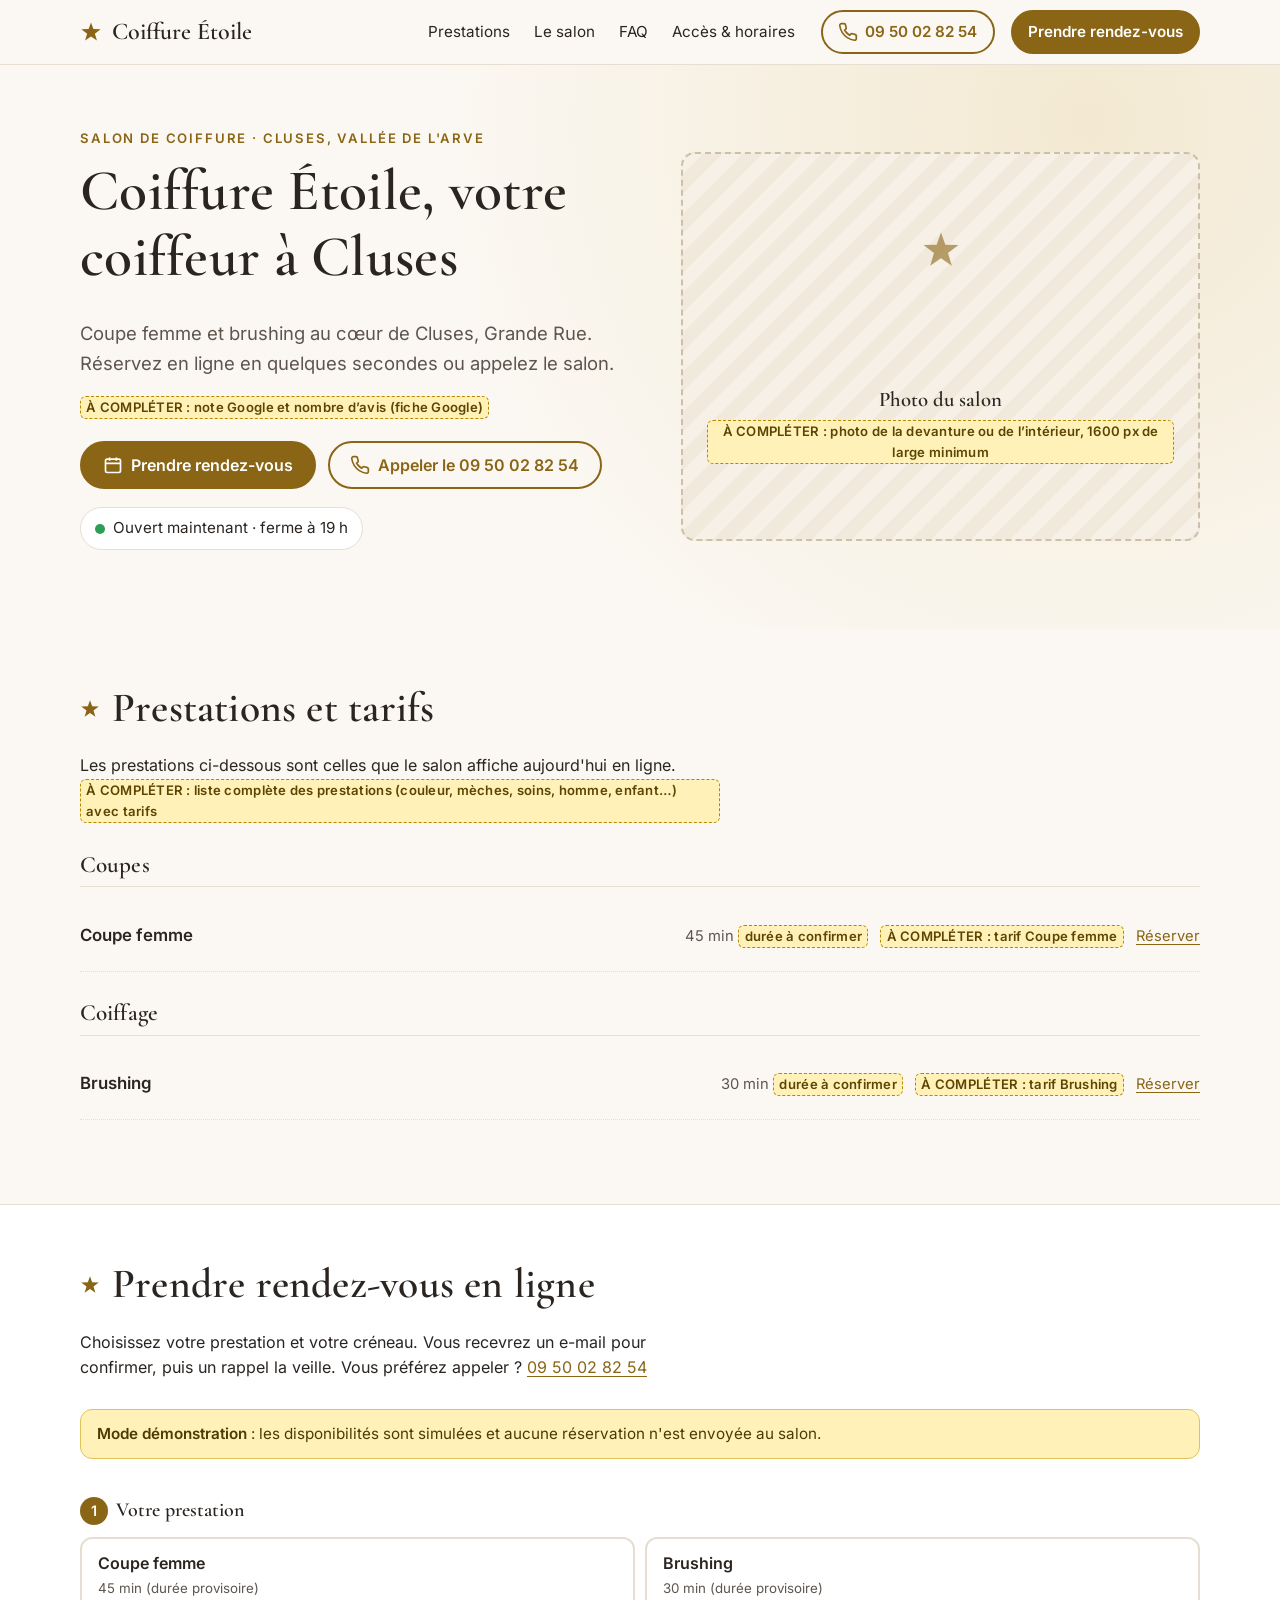
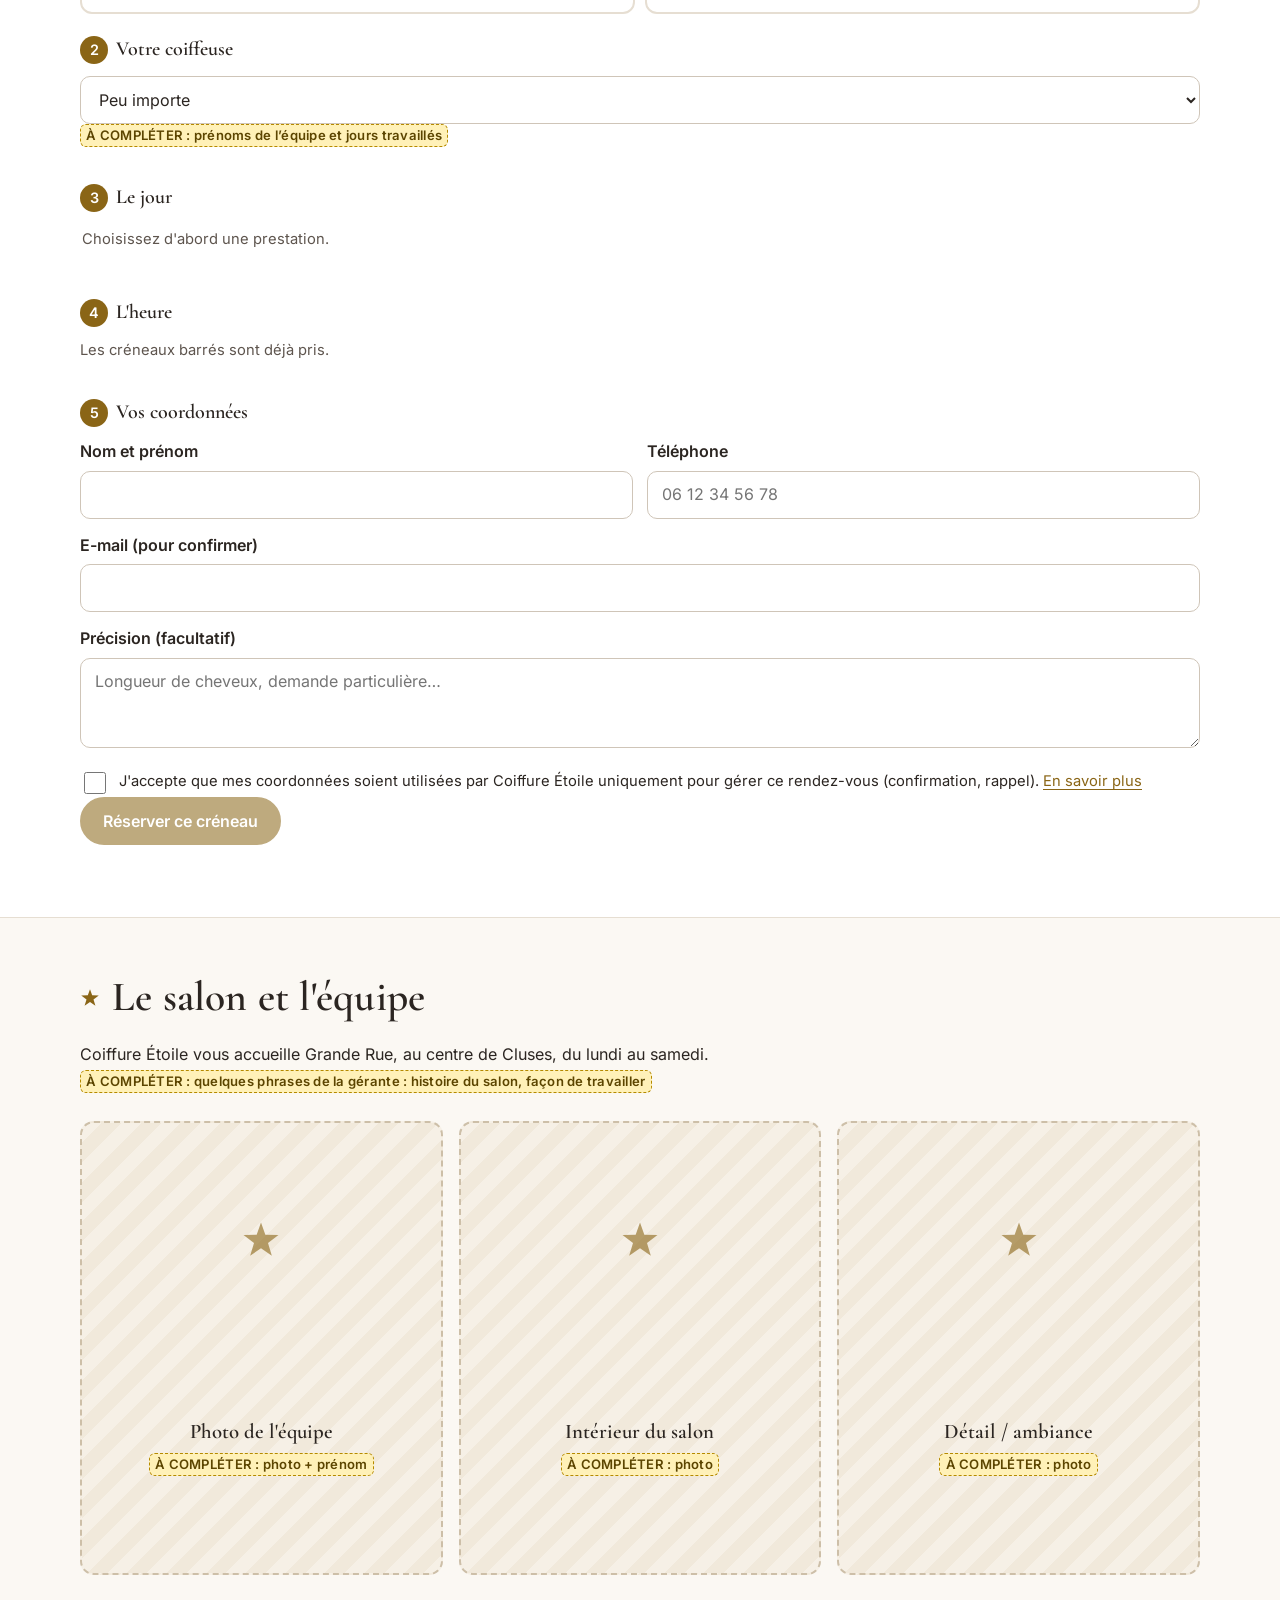
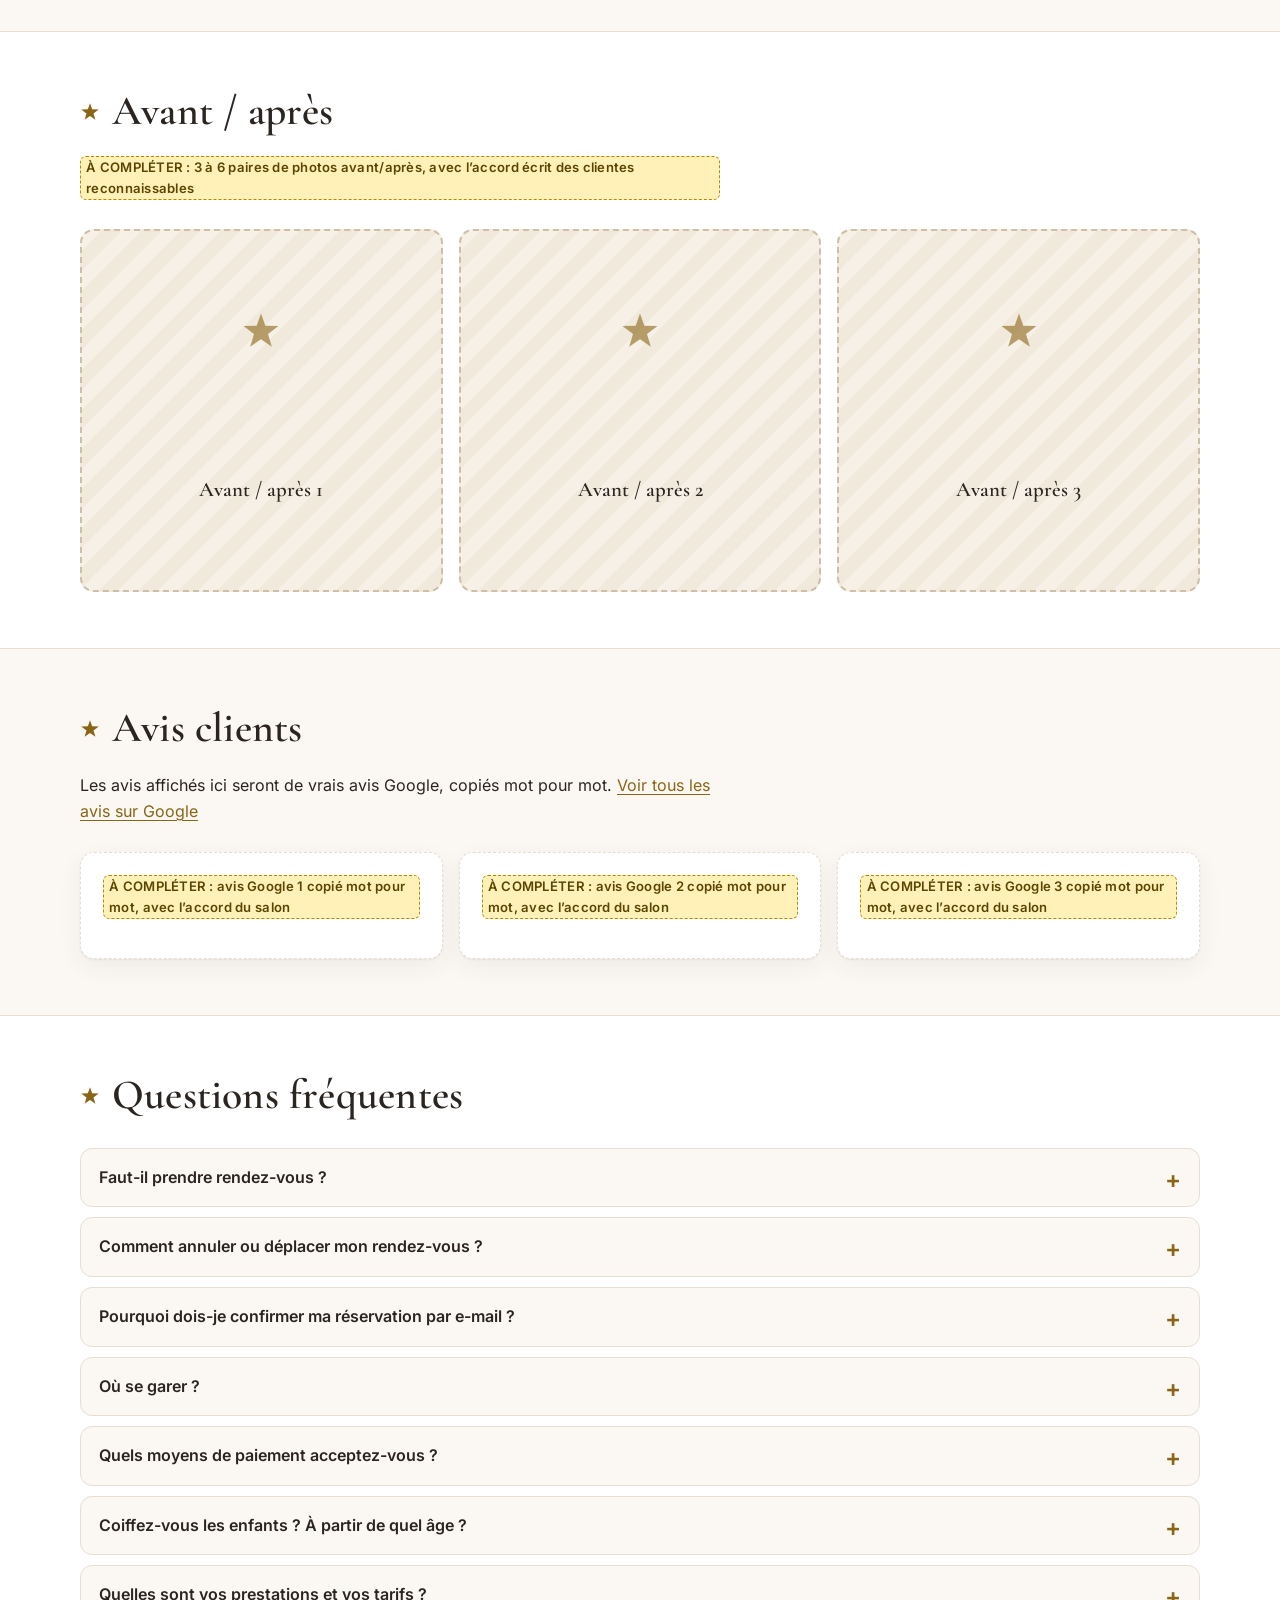
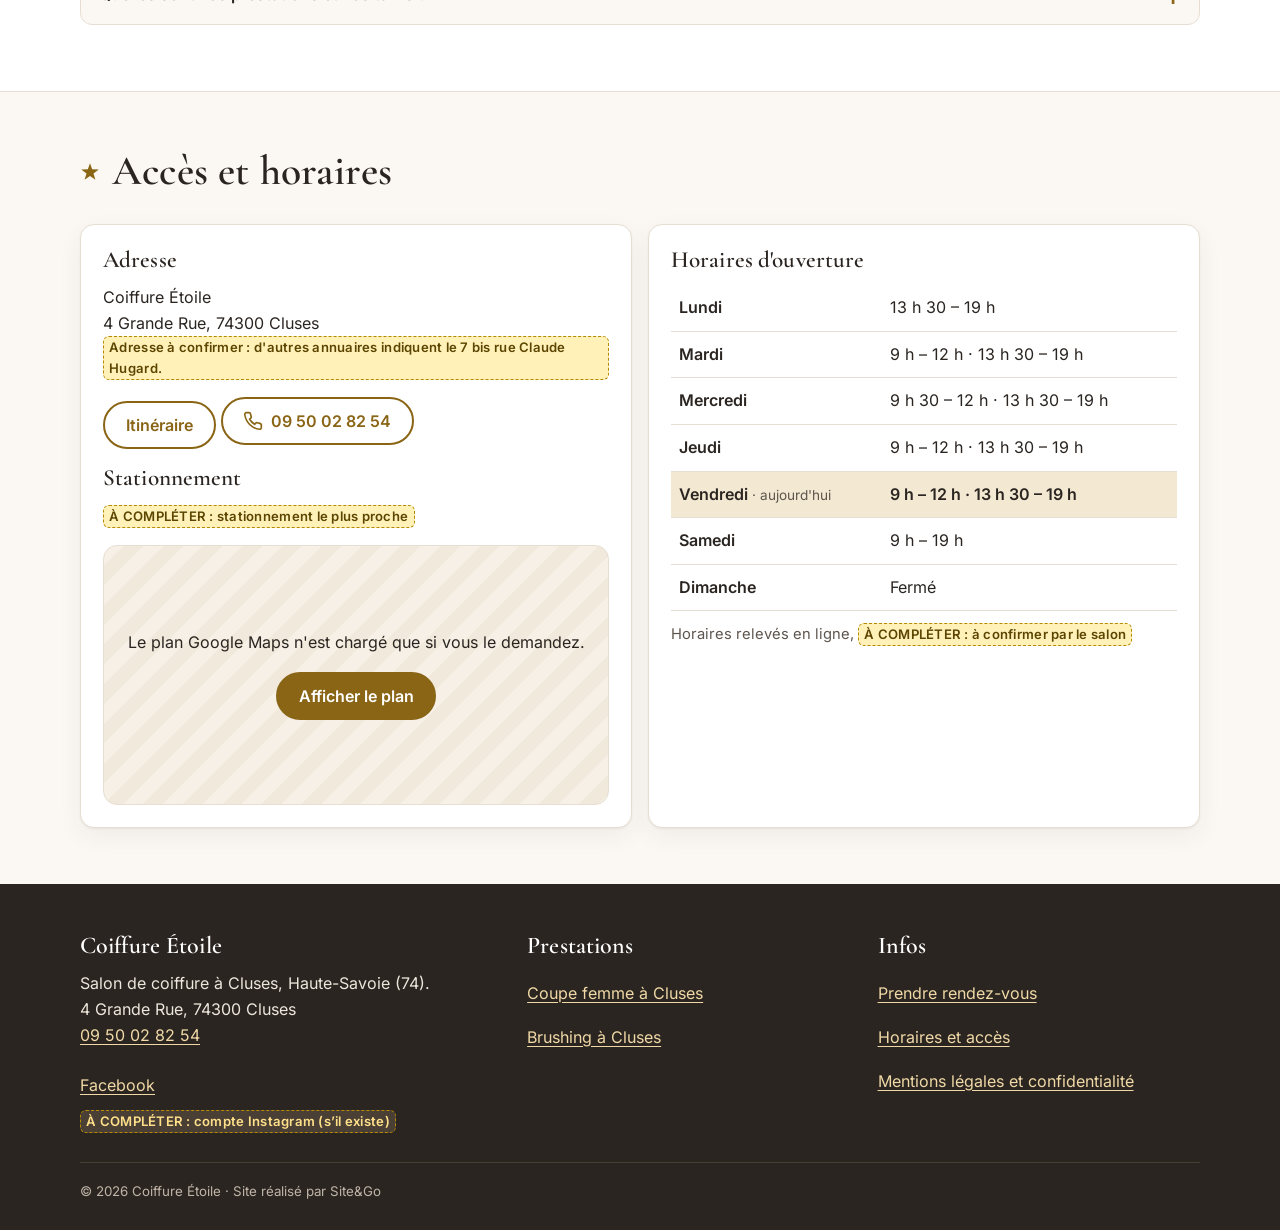
<file: site/index.html>
<!doctype html>
<html lang="fr">
<head>
<meta charset="utf-8">
<meta name="viewport" content="width=device-width, initial-scale=1">
<title>Coiffure Étoile – Salon de coiffure à Cluses (Haute-Savoie)</title>
<meta name="description" content="Coiffeur à Cluses : Coiffure Étoile, salon de coiffure en Haute-Savoie, 4 Grande Rue, 74300 Cluses. Réservation en ligne 24 h/24 ou au 09 50 02 82 54.">
<link rel="canonical" href="https://www.coiffure-etoile-cluses.fr/">
<meta property="og:type" content="website">
<meta property="og:locale" content="fr_FR">
<meta property="og:site_name" content="Coiffure Étoile">
<meta property="og:title" content="Coiffure Étoile – Salon de coiffure à Cluses (Haute-Savoie)">
<meta property="og:description" content="Coiffeur à Cluses : Coiffure Étoile, salon de coiffure en Haute-Savoie, 4 Grande Rue, 74300 Cluses. Réservation en ligne 24 h/24 ou au 09 50 02 82 54.">
<meta property="og:url" content="https://www.coiffure-etoile-cluses.fr/">
<meta property="og:image" content="https://www.coiffure-etoile-cluses.fr/og.png">
<meta name="theme-color" content="#FBF8F3">
<link rel="icon" href="favicon.svg" type="image/svg+xml">
<link rel="preload" href="fonts/cormorant-garamond-latin-600-normal.woff2" as="font" type="font/woff2" crossorigin>
<link rel="preload" href="fonts/inter-latin-400-normal.woff2" as="font" type="font/woff2" crossorigin>
<link rel="stylesheet" href="styles.css">
<script type="application/ld+json">{"@context": "https://schema.org", "@type": "HairSalon", "@id": "https://www.coiffure-etoile-cluses.fr/#salon", "name": "Coiffure Étoile", "url": "https://www.coiffure-etoile-cluses.fr/", "telephone": "+33950028254", "address": {"@type": "PostalAddress", "streetAddress": "4 Grande Rue", "postalCode": "74300", "addressLocality": "Cluses", "addressRegion": "Haute-Savoie", "addressCountry": "FR"}, "geo": {"@type": "GeoCoordinates", "latitude": 46.0586347, "longitude": 6.5808537}, "hasMap": "https://www.google.com/maps/place/?q=place_id:ChIJH7LC9t8GjEcRBjpft0u-cOA", "openingHoursSpecification": [{"@type": "OpeningHoursSpecification", "dayOfWeek": "https://schema.org/Monday", "opens": "13:30", "closes": "19:00"}, {"@type": "OpeningHoursSpecification", "dayOfWeek": "https://schema.org/Tuesday", "opens": "09:00", "closes": "12:00"}, {"@type": "OpeningHoursSpecification", "dayOfWeek": "https://schema.org/Tuesday", "opens": "13:30", "closes": "19:00"}, {"@type": "OpeningHoursSpecification", "dayOfWeek": "https://schema.org/Wednesday", "opens": "09:30", "closes": "12:00"}, {"@type": "OpeningHoursSpecification", "dayOfWeek": "https://schema.org/Wednesday", "opens": "13:30", "closes": "19:00"}, {"@type": "OpeningHoursSpecification", "dayOfWeek": "https://schema.org/Thursday", "opens": "09:00", "closes": "12:00"}, {"@type": "OpeningHoursSpecification", "dayOfWeek": "https://schema.org/Thursday", "opens": "13:30", "closes": "19:00"}, {"@type": "OpeningHoursSpecification", "dayOfWeek": "https://schema.org/Friday", "opens": "09:00", "closes": "12:00"}, {"@type": "OpeningHoursSpecification", "dayOfWeek": "https://schema.org/Friday", "opens": "13:30", "closes": "19:00"}, {"@type": "OpeningHoursSpecification", "dayOfWeek": "https://schema.org/Saturday", "opens": "09:00", "closes": "19:00"}], "areaServed": ["Cluses", "Scionzier", "Thyez", "Marnaz", "Vallée de l'Arve"], "sameAs": ["https://www.facebook.com/p/Coiffure-%C3%A9toile-100063725313103/"]}</script>
<script type="application/ld+json">{"@context": "https://schema.org", "@type": "FAQPage", "mainEntity": [{"@type": "Question", "name": "Faut-il prendre rendez-vous ?", "acceptedAnswer": {"@type": "Answer", "text": "Le plus simple est de réserver : en ligne sur ce site, à toute heure, ou par téléphone au 09 50 02 82 54 pendant les horaires d'ouverture."}}, {"@type": "Question", "name": "Comment annuler ou déplacer mon rendez-vous ?", "acceptedAnswer": {"@type": "Answer", "text": "Chaque e-mail de confirmation contient un lien « Annuler ou déplacer ». Vous pouvez aussi appeler le salon au 09 50 02 82 54."}}, {"@type": "Question", "name": "Pourquoi dois-je confirmer ma réservation par e-mail ?", "acceptedAnswer": {"@type": "Answer", "text": "Pour éviter les fausses réservations. Le créneau vous est réservé 30 minutes : sans confirmation, il est libéré pour une autre cliente."}}]}</script>
</head>
<body>
<a class="skip" href="#main">Aller au contenu</a>
<header class="top"><div class="wrap">
  <a class="brand" href="index.html" aria-label="Coiffure Étoile – accueil">Coiffure Étoile</a>
  <nav class="nav" aria-label="Navigation principale">
    <a href="index.html#prestations">Prestations</a><a href="index.html#salon">Le salon</a><a href="index.html#faq">FAQ</a><a href="index.html#infos">Accès &amp; horaires</a>
  </nav>
  <a class="btn btn--ghost call" href="tel:+33950028254"><svg aria-hidden="true" viewBox="0 0 24 24" fill="none" stroke="currentColor" stroke-width="2"><path d="M22 16.9v3a2 2 0 0 1-2.2 2 19.8 19.8 0 0 1-8.6-3.1 19.5 19.5 0 0 1-6-6A19.8 19.8 0 0 1 2.1 4.2 2 2 0 0 1 4.1 2h3a2 2 0 0 1 2 1.7c.1 1 .4 1.9.7 2.8a2 2 0 0 1-.5 2.1L8 9.9a16 16 0 0 0 6 6l1.3-1.3a2 2 0 0 1 2.1-.4c.9.3 1.8.6 2.8.7a2 2 0 0 1 1.7 2z"/></svg>09 50 02 82 54</a>
  <a class="btn" href="index.html#rdv" aria-label="Prendre rendez-vous"><span class="long">Prendre rendez-vous</span><span class="short">Rendez-vous</span></a>
</div></header>
<main id="main">

<section class="hero"><div class="wrap">
  <div>
    <p class="kicker">Salon de coiffure · Cluses, vallée de l'Arve</p>
    <h1>Coiffure Étoile, votre coiffeur à Cluses</h1>
    <p class="lead">Coupe femme et brushing au cœur de Cluses, Grande Rue. Réservez en ligne en quelques secondes ou appelez le salon.</p>
    <p class="rating"><span class="todo">À COMPLÉTER : note Google et nombre d’avis (fiche Google)</span></p>
    <div class="cta">
      <a class="btn" href="#rdv"><svg aria-hidden="true" viewBox="0 0 24 24" fill="none" stroke="currentColor" stroke-width="2"><rect x="3" y="5" width="18" height="16" rx="2"/><path d="M16 3v4M8 3v4M3 10h18"/></svg>Prendre rendez-vous</a>
      <a class="btn btn--ghost" href="tel:+33950028254"><svg aria-hidden="true" viewBox="0 0 24 24" fill="none" stroke="currentColor" stroke-width="2"><path d="M22 16.9v3a2 2 0 0 1-2.2 2 19.8 19.8 0 0 1-8.6-3.1 19.5 19.5 0 0 1-6-6A19.8 19.8 0 0 1 2.1 4.2 2 2 0 0 1 4.1 2h3a2 2 0 0 1 2 1.7c.1 1 .4 1.9.7 2.8a2 2 0 0 1-.5 2.1L8 9.9a16 16 0 0 0 6 6l1.3-1.3a2 2 0 0 1 2.1-.4c.9.3 1.8.6 2.8.7a2 2 0 0 1 1.7 2z"/></svg>Appeler le 09 50 02 82 54</a>
    </div>
    <p class="status" data-open-status aria-live="polite">Horaires ci-dessous</p>
  </div>
  <div class="ph" role="img" aria-label="Emplacement réservé à la photo du salon"><div><strong>Photo du salon</strong><span class="todo">À COMPLÉTER : photo de la devanture ou de l’intérieur, 1600 px de large minimum</span></div></div>
</div></section>

<section class="sec" id="prestations" aria-labelledby="presta-t"><div class="wrap">
  <div class="sec-head"><h2 id="presta-t">Prestations et tarifs</h2>
    <p>Les prestations ci-dessous sont celles que le salon affiche aujourd'hui en ligne. <span class="todo">À COMPLÉTER : liste complète des prestations (couleur, mèches, soins, homme, enfant…) avec tarifs</span></p></div>
  <div class="cat"><h3>Coupes</h3><div class="svc"><a class="svc-name" href="coupe-femme-cluses.html">Coupe femme</a><span class="meta"><span>45 min <span class="todo">durée à confirmer</span></span><span class="todo">À COMPLÉTER : tarif Coupe femme</span><a href="#rdv-coupe-femme">Réserver</a></span></div></div><div class="cat"><h3>Coiffage</h3><div class="svc"><a class="svc-name" href="brushing-cluses.html">Brushing</a><span class="meta"><span>30 min <span class="todo">durée à confirmer</span></span><span class="todo">À COMPLÉTER : tarif Brushing</span><a href="#rdv-brushing">Réserver</a></span></div></div>
</div></section>


<section class="sec sec--alt" id="rdv" aria-labelledby="rdv-t"><div class="wrap">
  <div class="sec-head"><h2 id="rdv-t">Prendre rendez-vous en ligne</h2>
    <p>Choisissez votre prestation et votre créneau. Vous recevrez un e-mail pour confirmer, puis un rappel la veille. Vous préférez appeler ? <a href="tel:+33950028254">09 50 02 82 54</a></p></div>
  <div class="book">
    <p class="demo-banner" data-demo hidden><b>Mode démonstration</b> : les disponibilités sont simulées et aucune réservation n'est envoyée au salon.</p>
    <fieldset class="step"><legend><span>1</span>Votre prestation</legend><div class="choices"><div class="choice"><input type="radio" name="service" id="svc-coupe-femme" value="coupe-femme"><label for="svc-coupe-femme"><span><b>Coupe femme</b></span><small>45 min (durée provisoire)</small></label></div><div class="choice"><input type="radio" name="service" id="svc-brushing" value="brushing"><label for="svc-brushing"><span><b>Brushing</b></span><small>30 min (durée provisoire)</small></label></div></div></fieldset>
    <fieldset class="step"><legend><span>2</span>Votre coiffeuse</legend>
      <label class="sr-only" for="staff">Coiffeuse</label><select id="staff" name="staff"><option value="any">Peu importe</option><option value="salon">L&#x27;équipe du salon</option></select>
      <p class="hint"><span class="todo">À COMPLÉTER : prénoms de l’équipe et jours travaillés</span></p></fieldset>
    <fieldset class="step"><legend><span>3</span>Le jour</legend><div class="days" data-days role="group" aria-label="30 prochains jours"><p class="hint">Choisissez d'abord une prestation.</p></div></fieldset>
    <fieldset class="step"><legend><span>4</span>L'heure</legend><div class="slots" data-slots role="group" aria-label="Créneaux disponibles"></div>
      <p class="hint">Les créneaux barrés sont déjà pris.</p></fieldset>
    <form class="step" novalidate>
      <fieldset class="step"><legend><span>5</span>Vos coordonnées</legend>
      <p class="summary" data-summary hidden></p>
      <div class="form-grid">
        <div class="field"><label for="f-name">Nom et prénom</label><input id="f-name" name="name" type="text" autocomplete="name" required maxlength="80"></div>
        <div class="field"><label for="f-phone">Téléphone</label><input id="f-phone" name="phone" type="tel" autocomplete="tel" inputmode="tel" required maxlength="20" placeholder="06 12 34 56 78"></div>
        <div class="field full"><label for="f-email">E-mail (pour confirmer)</label><input id="f-email" name="email" type="email" autocomplete="email" required maxlength="120"></div>
        <div class="field full"><label for="f-note">Précision (facultatif)</label><textarea id="f-note" name="note" maxlength="500" placeholder="Longueur de cheveux, demande particulière…"></textarea></div>
        <div class="hp" aria-hidden="true"><label for="f-website">Ne pas remplir</label><input id="f-website" name="website" type="text" tabindex="-1" autocomplete="off"></div>
        <label class="consent full"><input type="checkbox" name="consent" value="1" required><span>J'accepte que mes coordonnées soient utilisées par Coiffure Étoile uniquement pour gérer ce rendez-vous (confirmation, rappel). <a href="mentions-legales.html#donnees">En savoir plus</a></span></label>
      </div></fieldset>
      <p class="msg" data-msg role="status" aria-live="polite"></p>
      <p><button class="btn" type="submit" disabled>Réserver ce créneau</button></p>
    </form>
  </div>
</div></section>

<section class="sec" id="salon" aria-labelledby="salon-t"><div class="wrap">
  <div class="sec-head"><h2 id="salon-t">Le salon et l'équipe</h2>
    <p>Coiffure Étoile vous accueille Grande Rue, au centre de Cluses, du lundi au samedi. <span class="todo">À COMPLÉTER : quelques phrases de la gérante : histoire du salon, façon de travailler</span></p></div>
  <div class="grid grid--3">
    <div class="ph" role="img" aria-label="Emplacement photo de l'équipe" style="aspect-ratio:4/5"><div><strong>Photo de l'équipe</strong><span class="todo">À COMPLÉTER : photo + prénom</span></div></div>
    <div class="ph" role="img" aria-label="Emplacement photo de l'intérieur du salon" style="aspect-ratio:4/5"><div><strong>Intérieur du salon</strong><span class="todo">À COMPLÉTER : photo</span></div></div>
    <div class="ph" role="img" aria-label="Emplacement photo d'un détail du salon" style="aspect-ratio:4/5"><div><strong>Détail / ambiance</strong><span class="todo">À COMPLÉTER : photo</span></div></div>
  </div>
</div></section>

<section class="sec sec--alt" id="galerie" aria-labelledby="gal-t"><div class="wrap">
  <div class="sec-head"><h2 id="gal-t">Avant / après</h2><p><span class="todo">À COMPLÉTER : 3 à 6 paires de photos avant/après, avec l’accord écrit des clientes reconnaissables</span></p></div>
  <div class="grid grid--3"><div class="ph" role="img" aria-label="Emplacement photo avant/après 1" style="aspect-ratio:1"><div><strong>Avant / après 1</strong></div></div><div class="ph" role="img" aria-label="Emplacement photo avant/après 2" style="aspect-ratio:1"><div><strong>Avant / après 2</strong></div></div><div class="ph" role="img" aria-label="Emplacement photo avant/après 3" style="aspect-ratio:1"><div><strong>Avant / après 3</strong></div></div></div>
</div></section>

<section class="sec" id="avis" aria-labelledby="avis-t"><div class="wrap">
  <div class="sec-head"><h2 id="avis-t">Avis clients</h2><p>Les avis affichés ici seront de vrais avis Google, copiés mot pour mot. <a href="https://search.google.com/local/reviews?placeid=ChIJH7LC9t8GjEcRBjpft0u-cOA" rel="noopener">Voir tous les avis sur Google</a></p></div>
  <div class="grid grid--3"><div class="card review-ph"><p><span class="todo">À COMPLÉTER : avis Google 1 copié mot pour mot, avec l’accord du salon</span></p></div><div class="card review-ph"><p><span class="todo">À COMPLÉTER : avis Google 2 copié mot pour mot, avec l’accord du salon</span></p></div><div class="card review-ph"><p><span class="todo">À COMPLÉTER : avis Google 3 copié mot pour mot, avec l’accord du salon</span></p></div></div>
</div></section>

<section class="sec sec--alt" id="faq" aria-labelledby="faq-t"><div class="wrap">
  <div class="sec-head"><h2 id="faq-t">Questions fréquentes</h2></div>
  <div class="faq"><details><summary>Faut-il prendre rendez-vous ?</summary><div><p>Le plus simple est de réserver : en ligne sur ce site, à toute heure, ou par téléphone au 09 50 02 82 54 pendant les horaires d&#x27;ouverture.</p></div></details><details><summary>Comment annuler ou déplacer mon rendez-vous ?</summary><div><p>Chaque e-mail de confirmation contient un lien « Annuler ou déplacer ». Vous pouvez aussi appeler le salon au 09 50 02 82 54.</p></div></details><details><summary>Pourquoi dois-je confirmer ma réservation par e-mail ?</summary><div><p>Pour éviter les fausses réservations. Le créneau vous est réservé 30 minutes : sans confirmation, il est libéré pour une autre cliente.</p></div></details><details><summary>Où se garer ?</summary><div><p><span class="todo">À COMPLÉTER : réponse : Où se garer ?</span></p></div></details><details><summary>Quels moyens de paiement acceptez-vous ?</summary><div><p><span class="todo">À COMPLÉTER : réponse : Quels moyens de paiement acceptez-vous ?</span></p></div></details><details><summary>Coiffez-vous les enfants ? À partir de quel âge ?</summary><div><p><span class="todo">À COMPLÉTER : réponse : Coiffez-vous les enfants ? À partir de quel âge ?</span></p></div></details><details><summary>Quelles sont vos prestations et vos tarifs ?</summary><div><p><span class="todo">À COMPLÉTER : réponse : Quelles sont vos prestations et vos tarifs ?</span></p></div></details></div>
</div></section>

<section class="sec" id="infos" aria-labelledby="infos-t"><div class="wrap">
  <div class="sec-head"><h2 id="infos-t">Accès et horaires</h2></div>
  <div class="grid grid--2">
    <div class="card">
      <h3>Adresse</h3>
      <p>Coiffure Étoile<br>4 Grande Rue, 74300 Cluses<br><span class="todo">Adresse à confirmer : d&#x27;autres annuaires indiquent le 7 bis rue Claude Hugard.</span></p>
      <p><a class="btn btn--ghost" href="https://www.google.com/maps/dir/?api=1&destination=46.0586347,6.5808537&destination_place_id=ChIJH7LC9t8GjEcRBjpft0u-cOA" rel="noopener">Itinéraire</a> <a class="btn btn--ghost" href="tel:+33950028254"><svg aria-hidden="true" viewBox="0 0 24 24" fill="none" stroke="currentColor" stroke-width="2"><path d="M22 16.9v3a2 2 0 0 1-2.2 2 19.8 19.8 0 0 1-8.6-3.1 19.5 19.5 0 0 1-6-6A19.8 19.8 0 0 1 2.1 4.2 2 2 0 0 1 4.1 2h3a2 2 0 0 1 2 1.7c.1 1 .4 1.9.7 2.8a2 2 0 0 1-.5 2.1L8 9.9a16 16 0 0 0 6 6l1.3-1.3a2 2 0 0 1 2.1-.4c.9.3 1.8.6 2.8.7a2 2 0 0 1 1.7 2z"/></svg>09 50 02 82 54</a></p>
      <h3>Stationnement</h3><p><span class="todo">À COMPLÉTER : stationnement le plus proche</span></p>
      <div class="map"><div><p>Le plan Google Maps n'est chargé que si vous le demandez.</p><button class="btn" type="button" data-map-load>Afficher le plan</button></div></div>
    </div>
    <div class="card">
      <h3>Horaires d'ouverture</h3>
      <table class="hours"><caption class="sr-only">Horaires d'ouverture du salon</caption><tbody><tr data-day="0"><th scope="row">Lundi</th><td>13 h 30 – 19 h</td></tr><tr data-day="1"><th scope="row">Mardi</th><td>9 h – 12 h · 13 h 30 – 19 h</td></tr><tr data-day="2"><th scope="row">Mercredi</th><td>9 h 30 – 12 h · 13 h 30 – 19 h</td></tr><tr data-day="3"><th scope="row">Jeudi</th><td>9 h – 12 h · 13 h 30 – 19 h</td></tr><tr data-day="4"><th scope="row">Vendredi</th><td>9 h – 12 h · 13 h 30 – 19 h</td></tr><tr data-day="5"><th scope="row">Samedi</th><td>9 h – 19 h</td></tr><tr data-day="6"><th scope="row">Dimanche</th><td>Fermé</td></tr></tbody></table>
      <p class="hint" style="margin-top:12px">Horaires relevés en ligne, <span class="todo">À COMPLÉTER : à confirmer par le salon</span></p>
    </div>
  </div>
</div></section>
</main>
<footer class="foot"><div class="wrap">
  <div class="grid">
    <div>
      <h2>Coiffure Étoile</h2>
      <p>Salon de coiffure à Cluses, Haute-Savoie (74).<br>4 Grande Rue, 74300 Cluses<br><a href="tel:+33950028254">09 50 02 82 54</a></p>
      <ul><li><a href="https://www.facebook.com/p/Coiffure-%C3%A9toile-100063725313103/" rel="noopener">Facebook</a></li><li><span class="todo">À COMPLÉTER : compte Instagram (s’il existe)</span></li></ul>
    </div>
    <div><h2>Prestations</h2><ul><li><a href="coupe-femme-cluses.html">Coupe femme à Cluses</a></li><li><a href="brushing-cluses.html">Brushing à Cluses</a></li></ul></div>
    <div><h2>Infos</h2><ul>
      <li><a href="index.html#rdv">Prendre rendez-vous</a></li>
      <li><a href="index.html#infos">Horaires et accès</a></li>
      <li><a href="mentions-legales.html">Mentions légales et confidentialité</a></li>
    </ul></div>
  </div>
  <small>© 2026 Coiffure Étoile · Site réalisé par Site&amp;Go</small>
</div></footer>
<nav class="mbar" aria-label="Actions rapides">
  <a class="btn btn--ghost" href="tel:+33950028254"><svg aria-hidden="true" viewBox="0 0 24 24" fill="none" stroke="currentColor" stroke-width="2"><path d="M22 16.9v3a2 2 0 0 1-2.2 2 19.8 19.8 0 0 1-8.6-3.1 19.5 19.5 0 0 1-6-6A19.8 19.8 0 0 1 2.1 4.2 2 2 0 0 1 4.1 2h3a2 2 0 0 1 2 1.7c.1 1 .4 1.9.7 2.8a2 2 0 0 1-.5 2.1L8 9.9a16 16 0 0 0 6 6l1.3-1.3a2 2 0 0 1 2.1-.4c.9.3 1.8.6 2.8.7a2 2 0 0 1 1.7 2z"/></svg>Appeler</a>
  <a class="btn" href="index.html#rdv"><svg aria-hidden="true" viewBox="0 0 24 24" fill="none" stroke="currentColor" stroke-width="2"><rect x="3" y="5" width="18" height="16" rx="2"/><path d="M16 3v4M8 3v4M3 10h18"/></svg>Rendez-vous</a>
</nav>
<script>window.SITE_CFG={"scriptUrl": "", "phone": "09 50 02 82 54", "lat": 46.0586347, "lng": 6.5808537, "hours": {"0": [["13:30", "19:00"]], "1": [["09:00", "12:00"], ["13:30", "19:00"]], "2": [["09:30", "12:00"], ["13:30", "19:00"]], "3": [["09:00", "12:00"], ["13:30", "19:00"]], "4": [["09:00", "12:00"], ["13:30", "19:00"]], "5": [["09:00", "19:00"]], "6": []}, "services": [{"id": "coupe-femme", "name": "Coupe femme", "duration": 45}, {"id": "brushing", "name": "Brushing", "duration": 30}], "staff": [{"id": "salon", "name": "L'équipe du salon", "days": [0, 1, 2, 3, 4, 5]}]};</script>
<script src="app.js" defer></script>
</body>
</html>
</file>
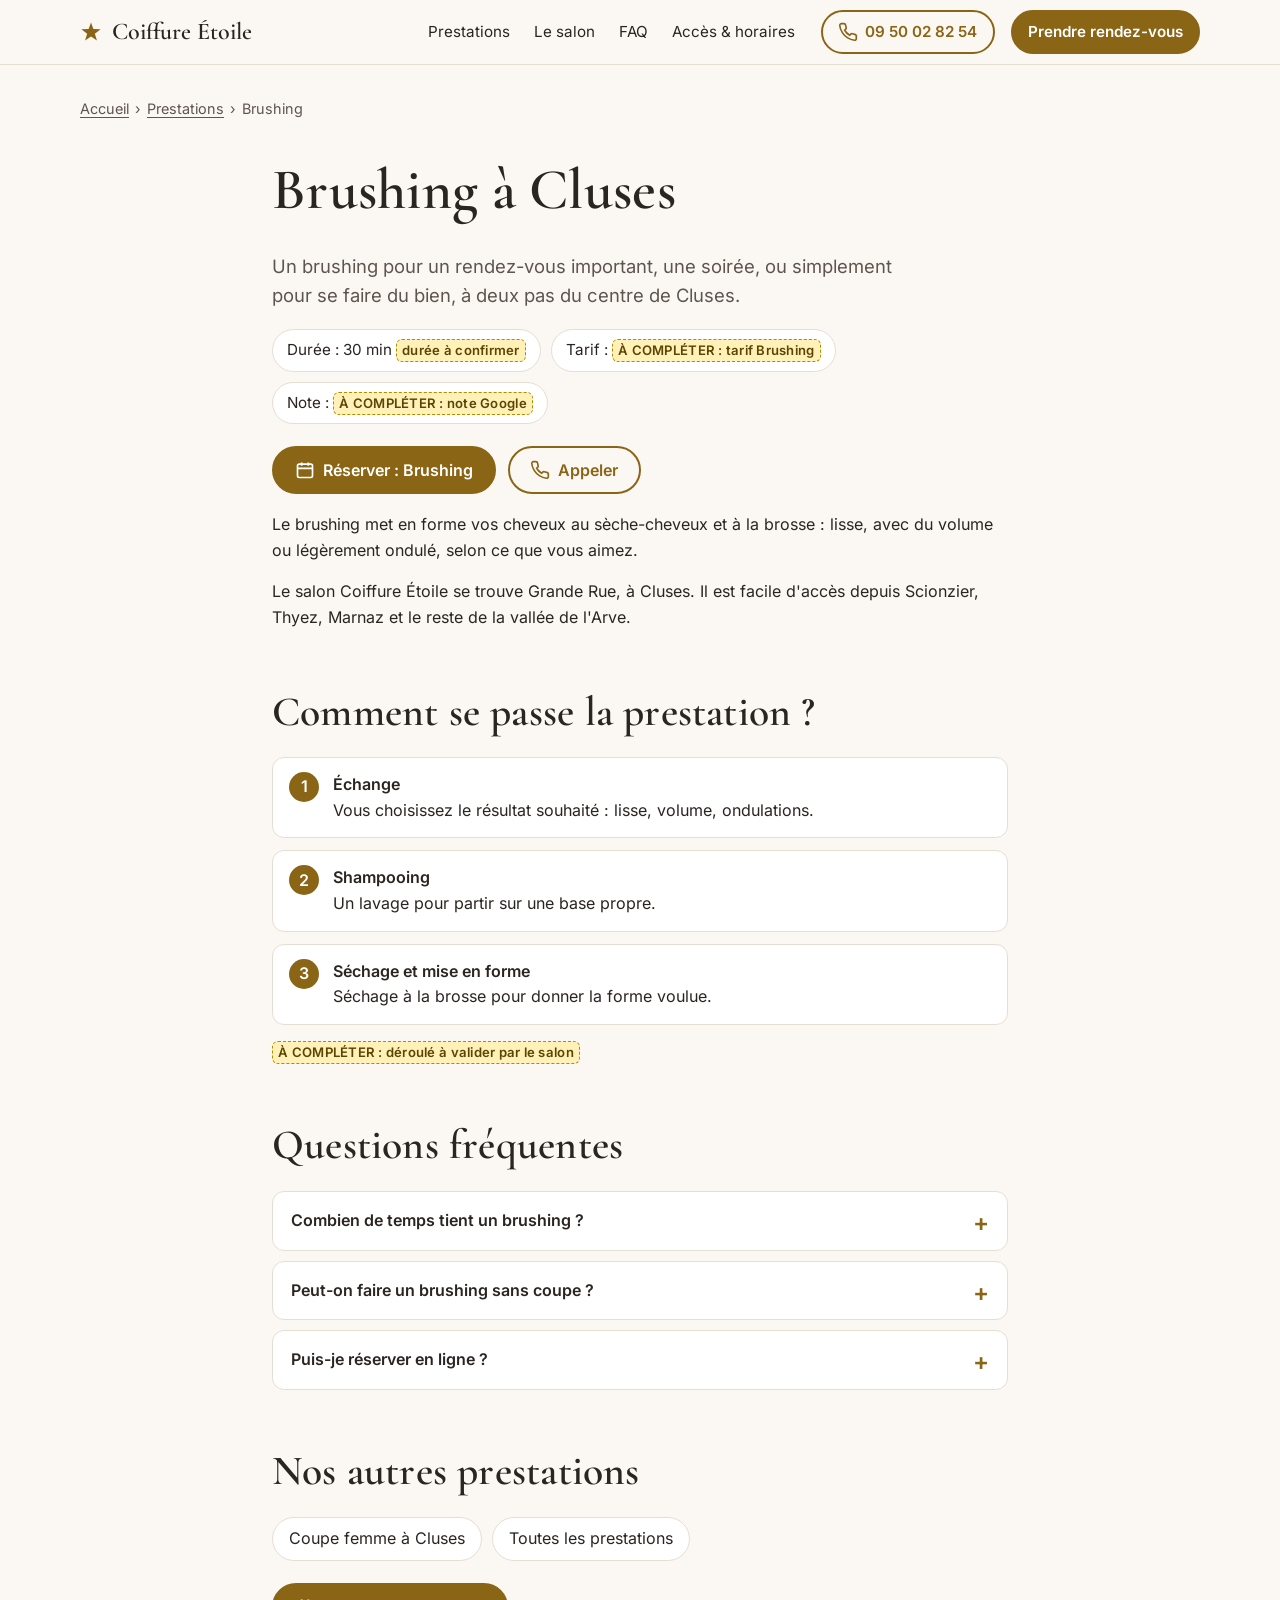
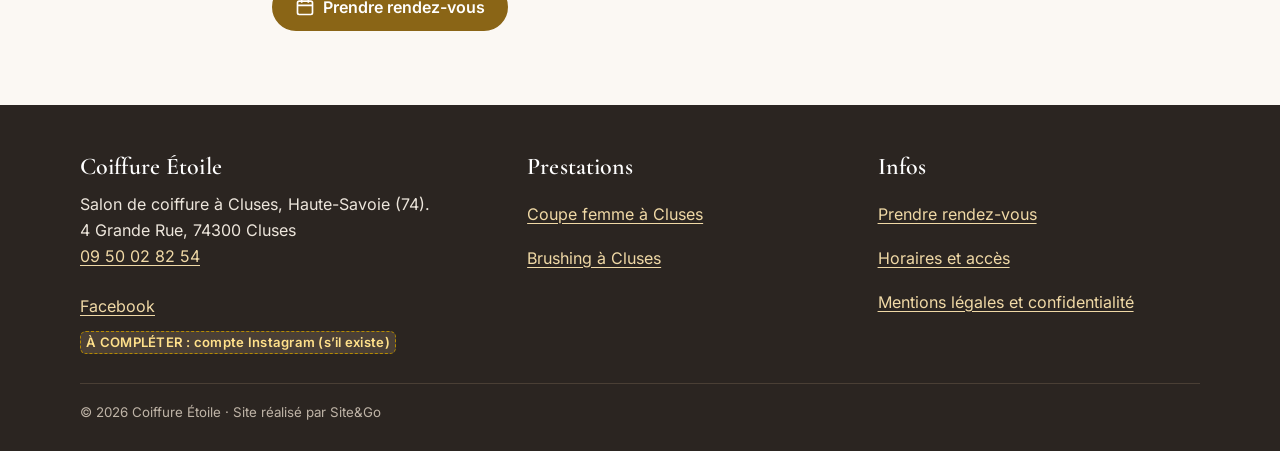
<file: site/brushing-cluses.html>
<!doctype html>
<html lang="fr">
<head>
<meta charset="utf-8">
<meta name="viewport" content="width=device-width, initial-scale=1">
<title>Brushing à Cluses – Coiffure Étoile</title>
<meta name="description" content="Brushing à Cluses chez Coiffure Étoile, Grande Rue. Pour un rendez-vous, une soirée ou simplement pour vous. Réservation en ligne ou au 09 50 02 82 54.">
<link rel="canonical" href="https://www.coiffure-etoile-cluses.fr/brushing-cluses.html">
<meta property="og:type" content="website">
<meta property="og:locale" content="fr_FR">
<meta property="og:site_name" content="Coiffure Étoile">
<meta property="og:title" content="Brushing à Cluses – Coiffure Étoile">
<meta property="og:description" content="Brushing à Cluses chez Coiffure Étoile, Grande Rue. Pour un rendez-vous, une soirée ou simplement pour vous. Réservation en ligne ou au 09 50 02 82 54.">
<meta property="og:url" content="https://www.coiffure-etoile-cluses.fr/brushing-cluses.html">
<meta property="og:image" content="https://www.coiffure-etoile-cluses.fr/og.png">
<meta name="theme-color" content="#FBF8F3">
<link rel="icon" href="favicon.svg" type="image/svg+xml">
<link rel="preload" href="fonts/cormorant-garamond-latin-600-normal.woff2" as="font" type="font/woff2" crossorigin>
<link rel="preload" href="fonts/inter-latin-400-normal.woff2" as="font" type="font/woff2" crossorigin>
<link rel="stylesheet" href="styles.css">
<script type="application/ld+json">{"@context": "https://schema.org", "@type": "BreadcrumbList", "itemListElement": [{"@type": "ListItem", "position": 1, "name": "Accueil", "item": "https://www.coiffure-etoile-cluses.fr/"}, {"@type": "ListItem", "position": 2, "name": "Prestations", "item": "https://www.coiffure-etoile-cluses.fr/#prestations"}, {"@type": "ListItem", "position": 3, "name": "Brushing à Cluses", "item": "https://www.coiffure-etoile-cluses.fr/brushing-cluses.html"}]}</script>
<script type="application/ld+json">{"@context": "https://schema.org", "@type": "Service", "name": "Brushing à Cluses", "serviceType": "Brushing", "provider": {"@id": "https://www.coiffure-etoile-cluses.fr/#salon"}, "areaServed": {"@type": "City", "name": "Cluses"}, "url": "https://www.coiffure-etoile-cluses.fr/brushing-cluses.html"}</script>
<script type="application/ld+json">{"@context": "https://schema.org", "@type": "FAQPage", "mainEntity": [{"@type": "Question", "name": "Puis-je réserver en ligne ?", "acceptedAnswer": {"@type": "Answer", "text": "Oui, directement sur ce site, 24 h/24. Vous recevez un e-mail à confirmer, puis un rappel la veille. Vous pouvez aussi appeler le salon au 09 50 02 82 54."}}]}</script>
</head>
<body>
<a class="skip" href="#main">Aller au contenu</a>
<header class="top"><div class="wrap">
  <a class="brand" href="index.html" aria-label="Coiffure Étoile – accueil">Coiffure Étoile</a>
  <nav class="nav" aria-label="Navigation principale">
    <a href="index.html#prestations">Prestations</a><a href="index.html#salon">Le salon</a><a href="index.html#faq">FAQ</a><a href="index.html#infos">Accès &amp; horaires</a>
  </nav>
  <a class="btn btn--ghost call" href="tel:+33950028254"><svg aria-hidden="true" viewBox="0 0 24 24" fill="none" stroke="currentColor" stroke-width="2"><path d="M22 16.9v3a2 2 0 0 1-2.2 2 19.8 19.8 0 0 1-8.6-3.1 19.5 19.5 0 0 1-6-6A19.8 19.8 0 0 1 2.1 4.2 2 2 0 0 1 4.1 2h3a2 2 0 0 1 2 1.7c.1 1 .4 1.9.7 2.8a2 2 0 0 1-.5 2.1L8 9.9a16 16 0 0 0 6 6l1.3-1.3a2 2 0 0 1 2.1-.4c.9.3 1.8.6 2.8.7a2 2 0 0 1 1.7 2z"/></svg>09 50 02 82 54</a>
  <a class="btn" href="index.html#rdv" aria-label="Prendre rendez-vous"><span class="long">Prendre rendez-vous</span><span class="short">Rendez-vous</span></a>
</div></header>
<main id="main">

<nav class="crumbs wrap" aria-label="Fil d'Ariane"><ol><li><a href="index.html">Accueil</a></li><li><a href="index.html#prestations">Prestations</a></li><li aria-current="page">Brushing</li></ol></nav>
<section class="sec" style="padding-top:20px"><div class="wrap prose">
  <h1>Brushing à Cluses</h1>
  <p class="lead">Un brushing pour un rendez-vous important, une soirée, ou simplement pour se faire du bien, à deux pas du centre de Cluses.</p>
  <div class="facts"><span class="fact">Durée : 30 min <span class="todo">durée à confirmer</span></span><span class="fact">Tarif : <span class="todo">À COMPLÉTER : tarif Brushing</span></span><span class="fact">Note : <span class="todo">À COMPLÉTER : note Google</span></span></div>
  <p class="cta"><a class="btn" href="index.html#rdv-brushing"><svg aria-hidden="true" viewBox="0 0 24 24" fill="none" stroke="currentColor" stroke-width="2"><rect x="3" y="5" width="18" height="16" rx="2"/><path d="M16 3v4M8 3v4M3 10h18"/></svg>Réserver : Brushing</a><a class="btn btn--ghost" href="tel:+33950028254"><svg aria-hidden="true" viewBox="0 0 24 24" fill="none" stroke="currentColor" stroke-width="2"><path d="M22 16.9v3a2 2 0 0 1-2.2 2 19.8 19.8 0 0 1-8.6-3.1 19.5 19.5 0 0 1-6-6A19.8 19.8 0 0 1 2.1 4.2 2 2 0 0 1 4.1 2h3a2 2 0 0 1 2 1.7c.1 1 .4 1.9.7 2.8a2 2 0 0 1-.5 2.1L8 9.9a16 16 0 0 0 6 6l1.3-1.3a2 2 0 0 1 2.1-.4c.9.3 1.8.6 2.8.7a2 2 0 0 1 1.7 2z"/></svg>Appeler</a></p>
  <p>Le brushing met en forme vos cheveux au sèche-cheveux et à la brosse : lisse, avec du volume ou légèrement ondulé, selon ce que vous aimez.</p><p>Le salon Coiffure Étoile se trouve Grande Rue, à Cluses. Il est facile d&#x27;accès depuis Scionzier, Thyez, Marnaz et le reste de la vallée de l&#x27;Arve.</p>
  <h2>Comment se passe la prestation ?</h2>
  <ol class="steps"><li><b>Échange</b><br>Vous choisissez le résultat souhaité : lisse, volume, ondulations.</li><li><b>Shampooing</b><br>Un lavage pour partir sur une base propre.</li><li><b>Séchage et mise en forme</b><br>Séchage à la brosse pour donner la forme voulue.</li></ol>
  <p class="hint"><span class="todo">À COMPLÉTER : déroulé à valider par le salon</span></p>
  <h2>Questions fréquentes</h2>
  <div class="faq"><details><summary>Combien de temps tient un brushing ?</summary><div><p><span class="todo">À COMPLÉTER : réponse : Combien de temps tient un brushing ?</span></p></div></details><details><summary>Peut-on faire un brushing sans coupe ?</summary><div><p><span class="todo">À COMPLÉTER : réponse : Peut-on faire un brushing sans coupe ?</span></p></div></details><details><summary>Puis-je réserver en ligne ?</summary><div><p>Oui, directement sur ce site, 24 h/24. Vous recevez un e-mail à confirmer, puis un rappel la veille. Vous pouvez aussi appeler le salon au 09 50 02 82 54.</p></div></details></div>
  <h2>Nos autres prestations</h2>
  <ul class="links"><li><a href="coupe-femme-cluses.html">Coupe femme à Cluses</a></li><li><a href="index.html#prestations">Toutes les prestations</a></li></ul>
  <p class="cta"><a class="btn" href="index.html#rdv-brushing"><svg aria-hidden="true" viewBox="0 0 24 24" fill="none" stroke="currentColor" stroke-width="2"><rect x="3" y="5" width="18" height="16" rx="2"/><path d="M16 3v4M8 3v4M3 10h18"/></svg>Prendre rendez-vous</a></p>
</div></section>
</main>
<footer class="foot"><div class="wrap">
  <div class="grid">
    <div>
      <h2>Coiffure Étoile</h2>
      <p>Salon de coiffure à Cluses, Haute-Savoie (74).<br>4 Grande Rue, 74300 Cluses<br><a href="tel:+33950028254">09 50 02 82 54</a></p>
      <ul><li><a href="https://www.facebook.com/p/Coiffure-%C3%A9toile-100063725313103/" rel="noopener">Facebook</a></li><li><span class="todo">À COMPLÉTER : compte Instagram (s’il existe)</span></li></ul>
    </div>
    <div><h2>Prestations</h2><ul><li><a href="coupe-femme-cluses.html">Coupe femme à Cluses</a></li><li><a href="brushing-cluses.html">Brushing à Cluses</a></li></ul></div>
    <div><h2>Infos</h2><ul>
      <li><a href="index.html#rdv">Prendre rendez-vous</a></li>
      <li><a href="index.html#infos">Horaires et accès</a></li>
      <li><a href="mentions-legales.html">Mentions légales et confidentialité</a></li>
    </ul></div>
  </div>
  <small>© 2026 Coiffure Étoile · Site réalisé par Site&amp;Go</small>
</div></footer>
<nav class="mbar" aria-label="Actions rapides">
  <a class="btn btn--ghost" href="tel:+33950028254"><svg aria-hidden="true" viewBox="0 0 24 24" fill="none" stroke="currentColor" stroke-width="2"><path d="M22 16.9v3a2 2 0 0 1-2.2 2 19.8 19.8 0 0 1-8.6-3.1 19.5 19.5 0 0 1-6-6A19.8 19.8 0 0 1 2.1 4.2 2 2 0 0 1 4.1 2h3a2 2 0 0 1 2 1.7c.1 1 .4 1.9.7 2.8a2 2 0 0 1-.5 2.1L8 9.9a16 16 0 0 0 6 6l1.3-1.3a2 2 0 0 1 2.1-.4c.9.3 1.8.6 2.8.7a2 2 0 0 1 1.7 2z"/></svg>Appeler</a>
  <a class="btn" href="index.html#rdv"><svg aria-hidden="true" viewBox="0 0 24 24" fill="none" stroke="currentColor" stroke-width="2"><rect x="3" y="5" width="18" height="16" rx="2"/><path d="M16 3v4M8 3v4M3 10h18"/></svg>Rendez-vous</a>
</nav>
<script>window.SITE_CFG={"scriptUrl": "", "phone": "09 50 02 82 54", "lat": 46.0586347, "lng": 6.5808537, "hours": {"0": [["13:30", "19:00"]], "1": [["09:00", "12:00"], ["13:30", "19:00"]], "2": [["09:30", "12:00"], ["13:30", "19:00"]], "3": [["09:00", "12:00"], ["13:30", "19:00"]], "4": [["09:00", "12:00"], ["13:30", "19:00"]], "5": [["09:00", "19:00"]], "6": []}, "services": [{"id": "coupe-femme", "name": "Coupe femme", "duration": 45}, {"id": "brushing", "name": "Brushing", "duration": 30}], "staff": [{"id": "salon", "name": "L'équipe du salon", "days": [0, 1, 2, 3, 4, 5]}]};</script>
<script src="app.js" defer></script>
</body>
</html>
</file>
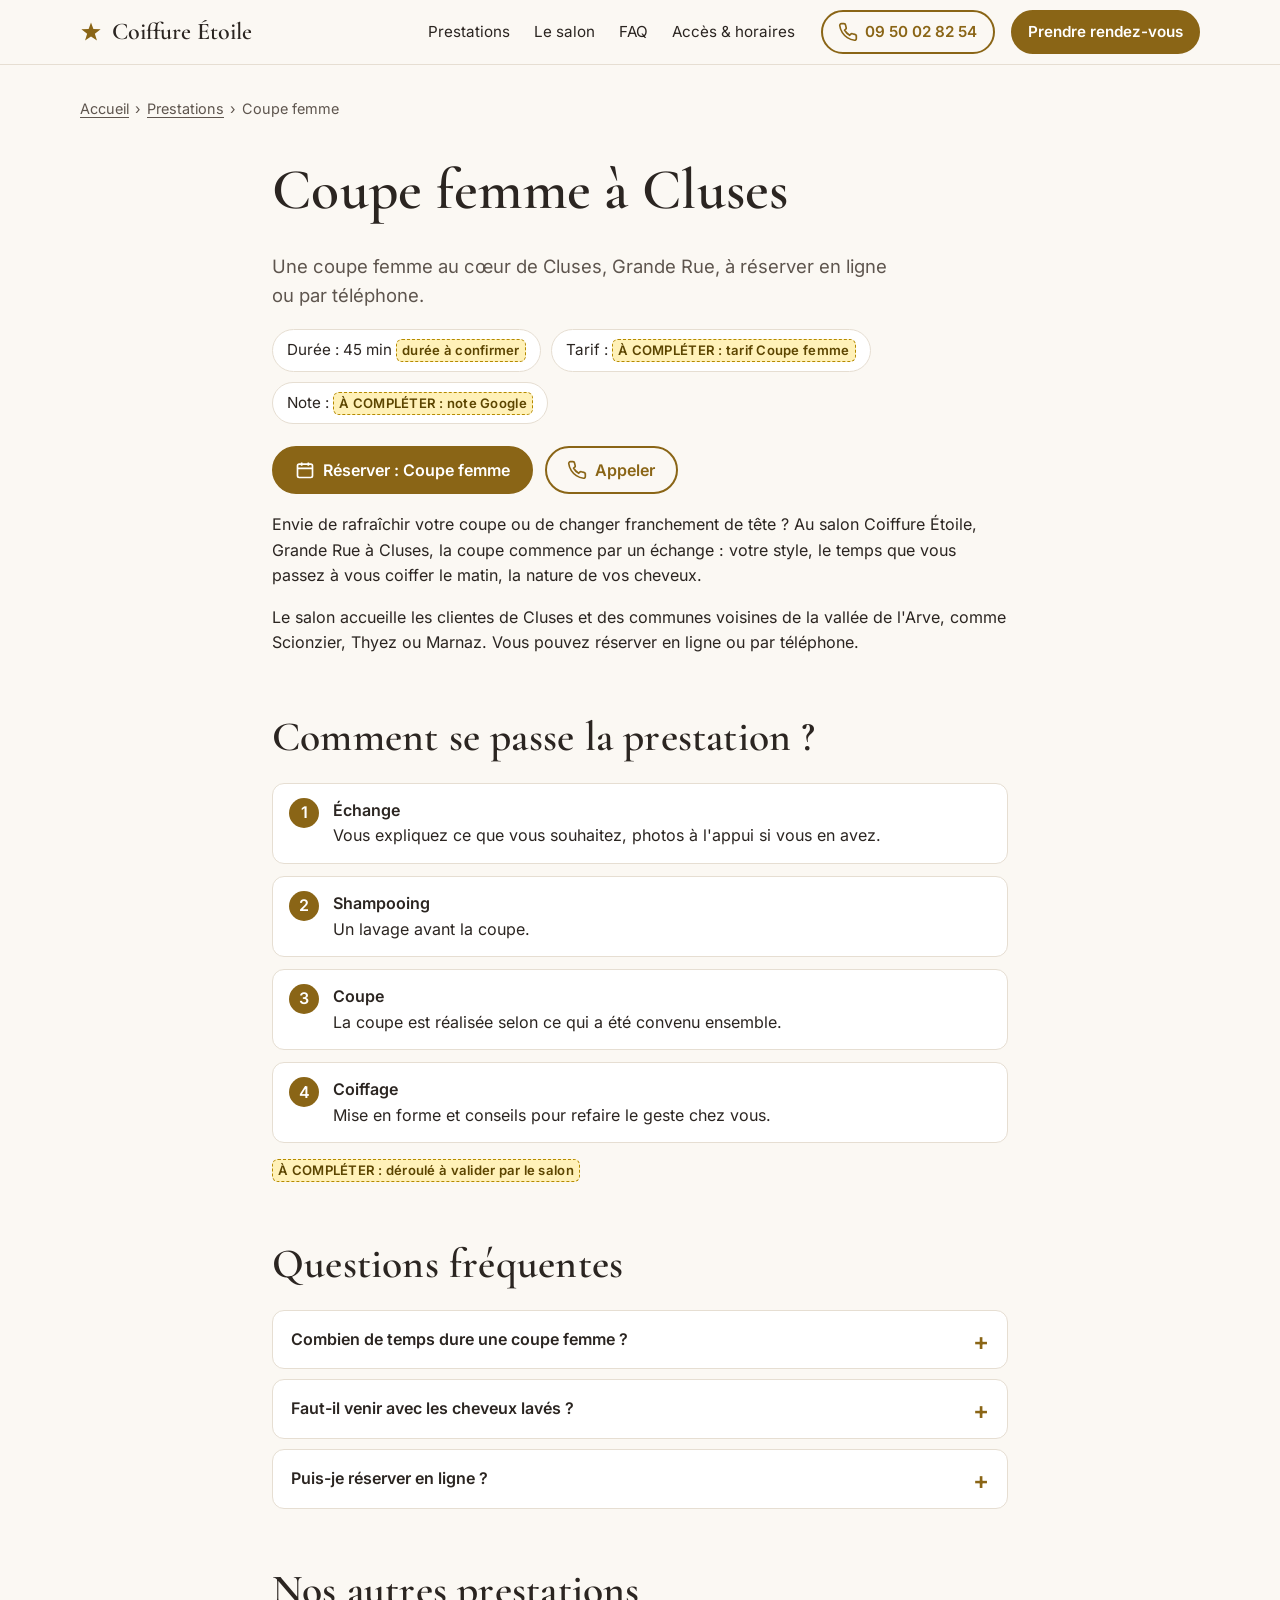
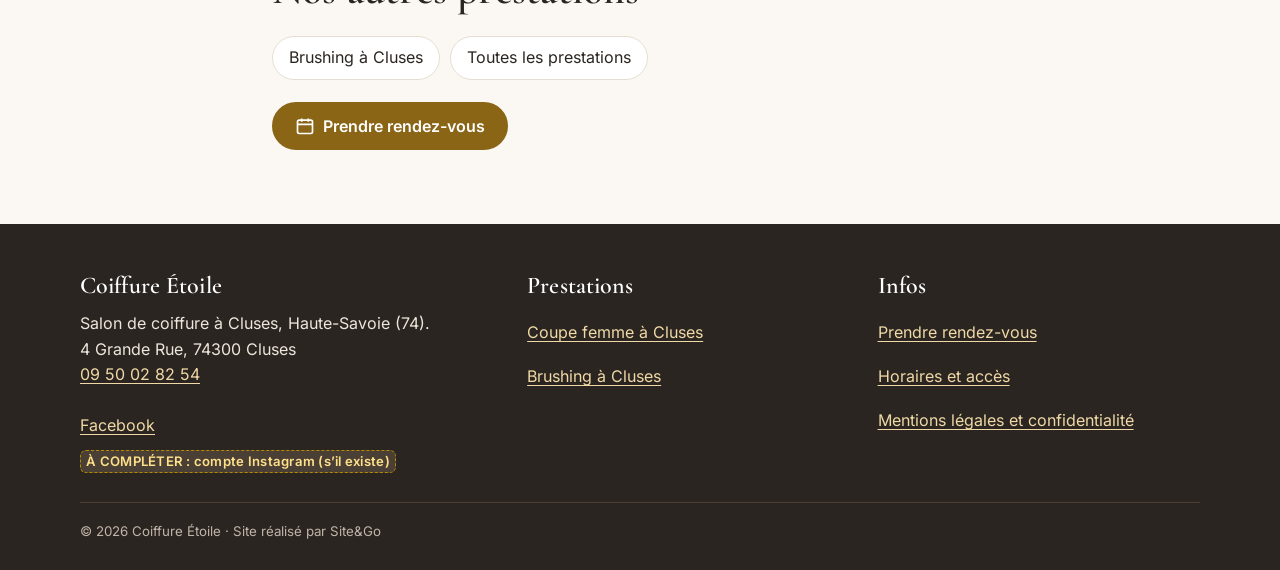
<file: site/coupe-femme-cluses.html>
<!doctype html>
<html lang="fr">
<head>
<meta charset="utf-8">
<meta name="viewport" content="width=device-width, initial-scale=1">
<title>Coupe femme à Cluses – Coiffure Étoile</title>
<meta name="description" content="Coupe femme à Cluses chez Coiffure Étoile, Grande Rue. Réservez en ligne ou au 09 50 02 82 54. Salon de coiffure en vallée de l&#x27;Arve.">
<link rel="canonical" href="https://www.coiffure-etoile-cluses.fr/coupe-femme-cluses.html">
<meta property="og:type" content="website">
<meta property="og:locale" content="fr_FR">
<meta property="og:site_name" content="Coiffure Étoile">
<meta property="og:title" content="Coupe femme à Cluses – Coiffure Étoile">
<meta property="og:description" content="Coupe femme à Cluses chez Coiffure Étoile, Grande Rue. Réservez en ligne ou au 09 50 02 82 54. Salon de coiffure en vallée de l&#x27;Arve.">
<meta property="og:url" content="https://www.coiffure-etoile-cluses.fr/coupe-femme-cluses.html">
<meta property="og:image" content="https://www.coiffure-etoile-cluses.fr/og.png">
<meta name="theme-color" content="#FBF8F3">
<link rel="icon" href="favicon.svg" type="image/svg+xml">
<link rel="preload" href="fonts/cormorant-garamond-latin-600-normal.woff2" as="font" type="font/woff2" crossorigin>
<link rel="preload" href="fonts/inter-latin-400-normal.woff2" as="font" type="font/woff2" crossorigin>
<link rel="stylesheet" href="styles.css">
<script type="application/ld+json">{"@context": "https://schema.org", "@type": "BreadcrumbList", "itemListElement": [{"@type": "ListItem", "position": 1, "name": "Accueil", "item": "https://www.coiffure-etoile-cluses.fr/"}, {"@type": "ListItem", "position": 2, "name": "Prestations", "item": "https://www.coiffure-etoile-cluses.fr/#prestations"}, {"@type": "ListItem", "position": 3, "name": "Coupe femme à Cluses", "item": "https://www.coiffure-etoile-cluses.fr/coupe-femme-cluses.html"}]}</script>
<script type="application/ld+json">{"@context": "https://schema.org", "@type": "Service", "name": "Coupe femme à Cluses", "serviceType": "Coupe femme", "provider": {"@id": "https://www.coiffure-etoile-cluses.fr/#salon"}, "areaServed": {"@type": "City", "name": "Cluses"}, "url": "https://www.coiffure-etoile-cluses.fr/coupe-femme-cluses.html"}</script>
<script type="application/ld+json">{"@context": "https://schema.org", "@type": "FAQPage", "mainEntity": [{"@type": "Question", "name": "Puis-je réserver en ligne ?", "acceptedAnswer": {"@type": "Answer", "text": "Oui, directement sur ce site, 24 h/24. Vous recevez un e-mail à confirmer, puis un rappel la veille. Vous pouvez aussi appeler le salon au 09 50 02 82 54."}}]}</script>
</head>
<body>
<a class="skip" href="#main">Aller au contenu</a>
<header class="top"><div class="wrap">
  <a class="brand" href="index.html" aria-label="Coiffure Étoile – accueil">Coiffure Étoile</a>
  <nav class="nav" aria-label="Navigation principale">
    <a href="index.html#prestations">Prestations</a><a href="index.html#salon">Le salon</a><a href="index.html#faq">FAQ</a><a href="index.html#infos">Accès &amp; horaires</a>
  </nav>
  <a class="btn btn--ghost call" href="tel:+33950028254"><svg aria-hidden="true" viewBox="0 0 24 24" fill="none" stroke="currentColor" stroke-width="2"><path d="M22 16.9v3a2 2 0 0 1-2.2 2 19.8 19.8 0 0 1-8.6-3.1 19.5 19.5 0 0 1-6-6A19.8 19.8 0 0 1 2.1 4.2 2 2 0 0 1 4.1 2h3a2 2 0 0 1 2 1.7c.1 1 .4 1.9.7 2.8a2 2 0 0 1-.5 2.1L8 9.9a16 16 0 0 0 6 6l1.3-1.3a2 2 0 0 1 2.1-.4c.9.3 1.8.6 2.8.7a2 2 0 0 1 1.7 2z"/></svg>09 50 02 82 54</a>
  <a class="btn" href="index.html#rdv" aria-label="Prendre rendez-vous"><span class="long">Prendre rendez-vous</span><span class="short">Rendez-vous</span></a>
</div></header>
<main id="main">

<nav class="crumbs wrap" aria-label="Fil d'Ariane"><ol><li><a href="index.html">Accueil</a></li><li><a href="index.html#prestations">Prestations</a></li><li aria-current="page">Coupe femme</li></ol></nav>
<section class="sec" style="padding-top:20px"><div class="wrap prose">
  <h1>Coupe femme à Cluses</h1>
  <p class="lead">Une coupe femme au cœur de Cluses, Grande Rue, à réserver en ligne ou par téléphone.</p>
  <div class="facts"><span class="fact">Durée : 45 min <span class="todo">durée à confirmer</span></span><span class="fact">Tarif : <span class="todo">À COMPLÉTER : tarif Coupe femme</span></span><span class="fact">Note : <span class="todo">À COMPLÉTER : note Google</span></span></div>
  <p class="cta"><a class="btn" href="index.html#rdv-coupe-femme"><svg aria-hidden="true" viewBox="0 0 24 24" fill="none" stroke="currentColor" stroke-width="2"><rect x="3" y="5" width="18" height="16" rx="2"/><path d="M16 3v4M8 3v4M3 10h18"/></svg>Réserver : Coupe femme</a><a class="btn btn--ghost" href="tel:+33950028254"><svg aria-hidden="true" viewBox="0 0 24 24" fill="none" stroke="currentColor" stroke-width="2"><path d="M22 16.9v3a2 2 0 0 1-2.2 2 19.8 19.8 0 0 1-8.6-3.1 19.5 19.5 0 0 1-6-6A19.8 19.8 0 0 1 2.1 4.2 2 2 0 0 1 4.1 2h3a2 2 0 0 1 2 1.7c.1 1 .4 1.9.7 2.8a2 2 0 0 1-.5 2.1L8 9.9a16 16 0 0 0 6 6l1.3-1.3a2 2 0 0 1 2.1-.4c.9.3 1.8.6 2.8.7a2 2 0 0 1 1.7 2z"/></svg>Appeler</a></p>
  <p>Envie de rafraîchir votre coupe ou de changer franchement de tête ? Au salon Coiffure Étoile, Grande Rue à Cluses, la coupe commence par un échange : votre style, le temps que vous passez à vous coiffer le matin, la nature de vos cheveux.</p><p>Le salon accueille les clientes de Cluses et des communes voisines de la vallée de l&#x27;Arve, comme Scionzier, Thyez ou Marnaz. Vous pouvez réserver en ligne ou par téléphone.</p>
  <h2>Comment se passe la prestation ?</h2>
  <ol class="steps"><li><b>Échange</b><br>Vous expliquez ce que vous souhaitez, photos à l&#x27;appui si vous en avez.</li><li><b>Shampooing</b><br>Un lavage avant la coupe.</li><li><b>Coupe</b><br>La coupe est réalisée selon ce qui a été convenu ensemble.</li><li><b>Coiffage</b><br>Mise en forme et conseils pour refaire le geste chez vous.</li></ol>
  <p class="hint"><span class="todo">À COMPLÉTER : déroulé à valider par le salon</span></p>
  <h2>Questions fréquentes</h2>
  <div class="faq"><details><summary>Combien de temps dure une coupe femme ?</summary><div><p><span class="todo">À COMPLÉTER : réponse : Combien de temps dure une coupe femme ?</span></p></div></details><details><summary>Faut-il venir avec les cheveux lavés ?</summary><div><p><span class="todo">À COMPLÉTER : réponse : Faut-il venir avec les cheveux lavés ?</span></p></div></details><details><summary>Puis-je réserver en ligne ?</summary><div><p>Oui, directement sur ce site, 24 h/24. Vous recevez un e-mail à confirmer, puis un rappel la veille. Vous pouvez aussi appeler le salon au 09 50 02 82 54.</p></div></details></div>
  <h2>Nos autres prestations</h2>
  <ul class="links"><li><a href="brushing-cluses.html">Brushing à Cluses</a></li><li><a href="index.html#prestations">Toutes les prestations</a></li></ul>
  <p class="cta"><a class="btn" href="index.html#rdv-coupe-femme"><svg aria-hidden="true" viewBox="0 0 24 24" fill="none" stroke="currentColor" stroke-width="2"><rect x="3" y="5" width="18" height="16" rx="2"/><path d="M16 3v4M8 3v4M3 10h18"/></svg>Prendre rendez-vous</a></p>
</div></section>
</main>
<footer class="foot"><div class="wrap">
  <div class="grid">
    <div>
      <h2>Coiffure Étoile</h2>
      <p>Salon de coiffure à Cluses, Haute-Savoie (74).<br>4 Grande Rue, 74300 Cluses<br><a href="tel:+33950028254">09 50 02 82 54</a></p>
      <ul><li><a href="https://www.facebook.com/p/Coiffure-%C3%A9toile-100063725313103/" rel="noopener">Facebook</a></li><li><span class="todo">À COMPLÉTER : compte Instagram (s’il existe)</span></li></ul>
    </div>
    <div><h2>Prestations</h2><ul><li><a href="coupe-femme-cluses.html">Coupe femme à Cluses</a></li><li><a href="brushing-cluses.html">Brushing à Cluses</a></li></ul></div>
    <div><h2>Infos</h2><ul>
      <li><a href="index.html#rdv">Prendre rendez-vous</a></li>
      <li><a href="index.html#infos">Horaires et accès</a></li>
      <li><a href="mentions-legales.html">Mentions légales et confidentialité</a></li>
    </ul></div>
  </div>
  <small>© 2026 Coiffure Étoile · Site réalisé par Site&amp;Go</small>
</div></footer>
<nav class="mbar" aria-label="Actions rapides">
  <a class="btn btn--ghost" href="tel:+33950028254"><svg aria-hidden="true" viewBox="0 0 24 24" fill="none" stroke="currentColor" stroke-width="2"><path d="M22 16.9v3a2 2 0 0 1-2.2 2 19.8 19.8 0 0 1-8.6-3.1 19.5 19.5 0 0 1-6-6A19.8 19.8 0 0 1 2.1 4.2 2 2 0 0 1 4.1 2h3a2 2 0 0 1 2 1.7c.1 1 .4 1.9.7 2.8a2 2 0 0 1-.5 2.1L8 9.9a16 16 0 0 0 6 6l1.3-1.3a2 2 0 0 1 2.1-.4c.9.3 1.8.6 2.8.7a2 2 0 0 1 1.7 2z"/></svg>Appeler</a>
  <a class="btn" href="index.html#rdv"><svg aria-hidden="true" viewBox="0 0 24 24" fill="none" stroke="currentColor" stroke-width="2"><rect x="3" y="5" width="18" height="16" rx="2"/><path d="M16 3v4M8 3v4M3 10h18"/></svg>Rendez-vous</a>
</nav>
<script>window.SITE_CFG={"scriptUrl": "", "phone": "09 50 02 82 54", "lat": 46.0586347, "lng": 6.5808537, "hours": {"0": [["13:30", "19:00"]], "1": [["09:00", "12:00"], ["13:30", "19:00"]], "2": [["09:30", "12:00"], ["13:30", "19:00"]], "3": [["09:00", "12:00"], ["13:30", "19:00"]], "4": [["09:00", "12:00"], ["13:30", "19:00"]], "5": [["09:00", "19:00"]], "6": []}, "services": [{"id": "coupe-femme", "name": "Coupe femme", "duration": 45}, {"id": "brushing", "name": "Brushing", "duration": 30}], "staff": [{"id": "salon", "name": "L'équipe du salon", "days": [0, 1, 2, 3, 4, 5]}]};</script>
<script src="app.js" defer></script>
</body>
</html>
</file>
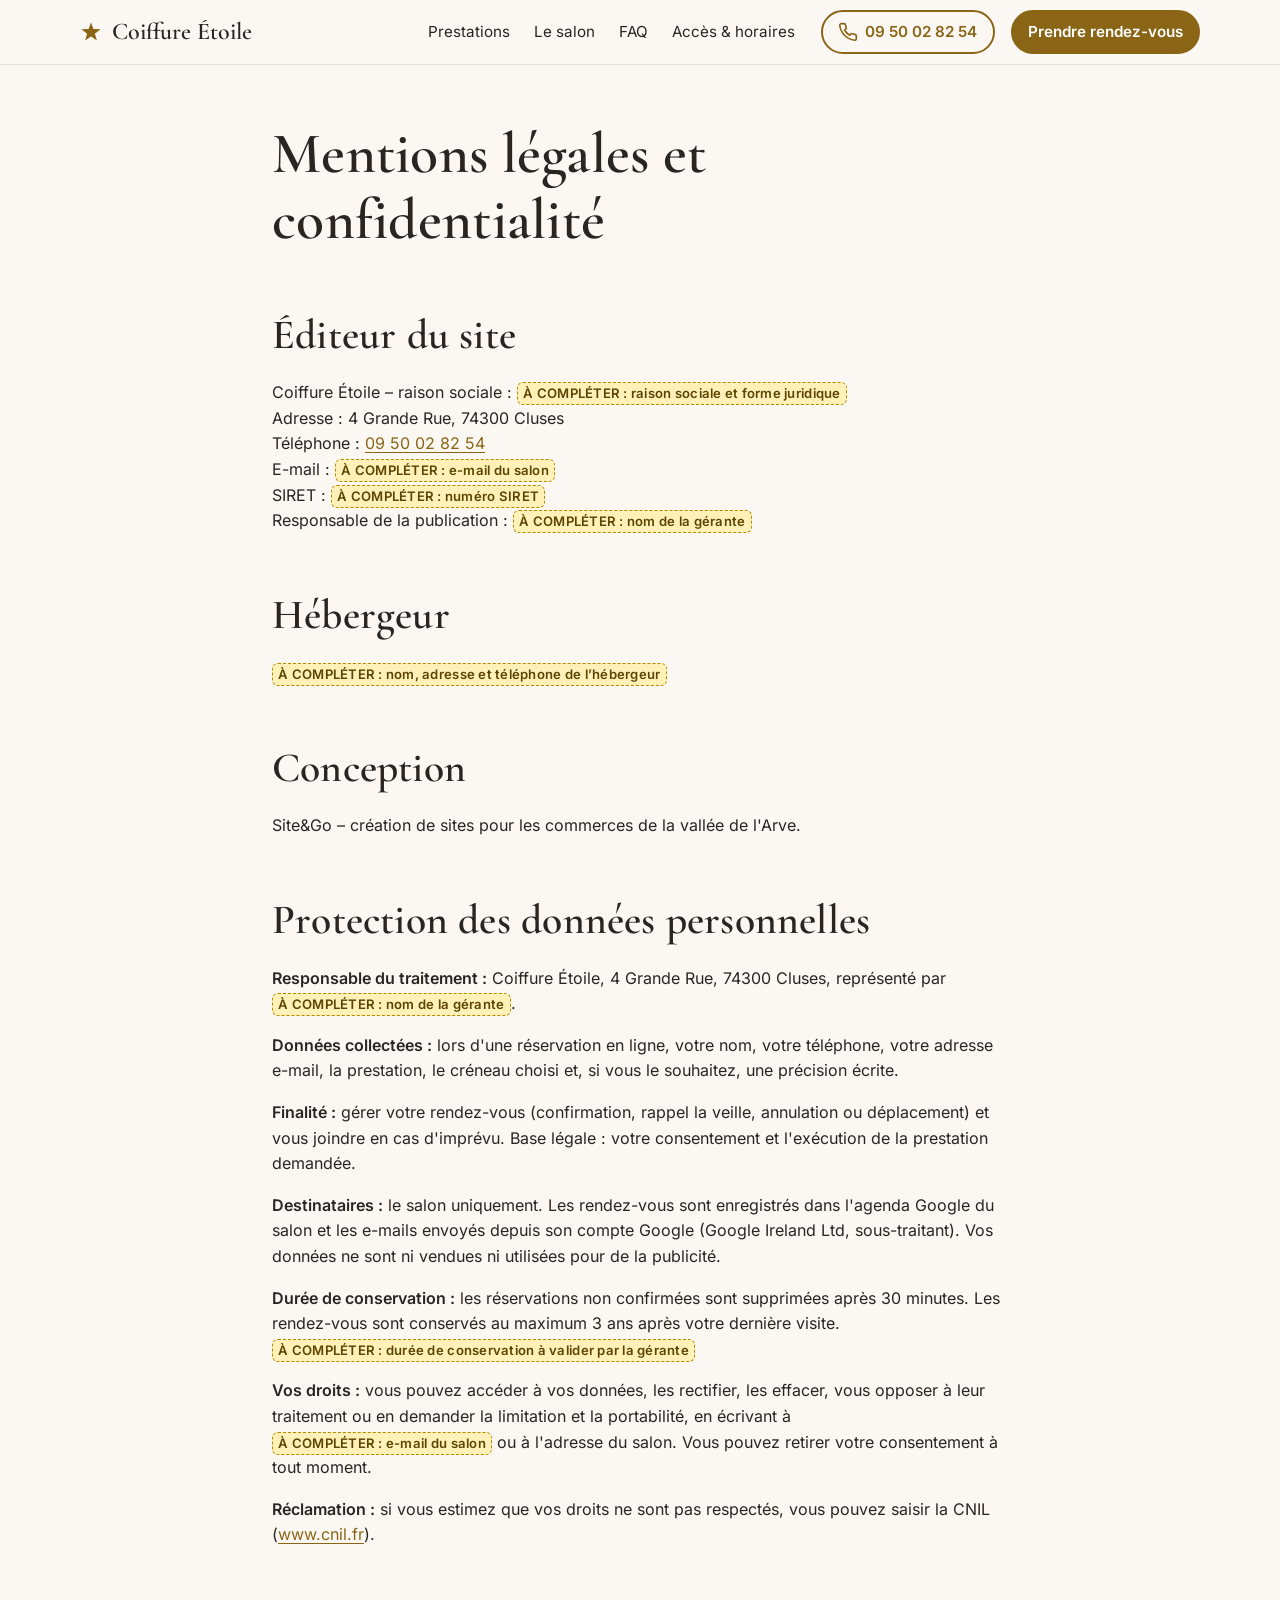
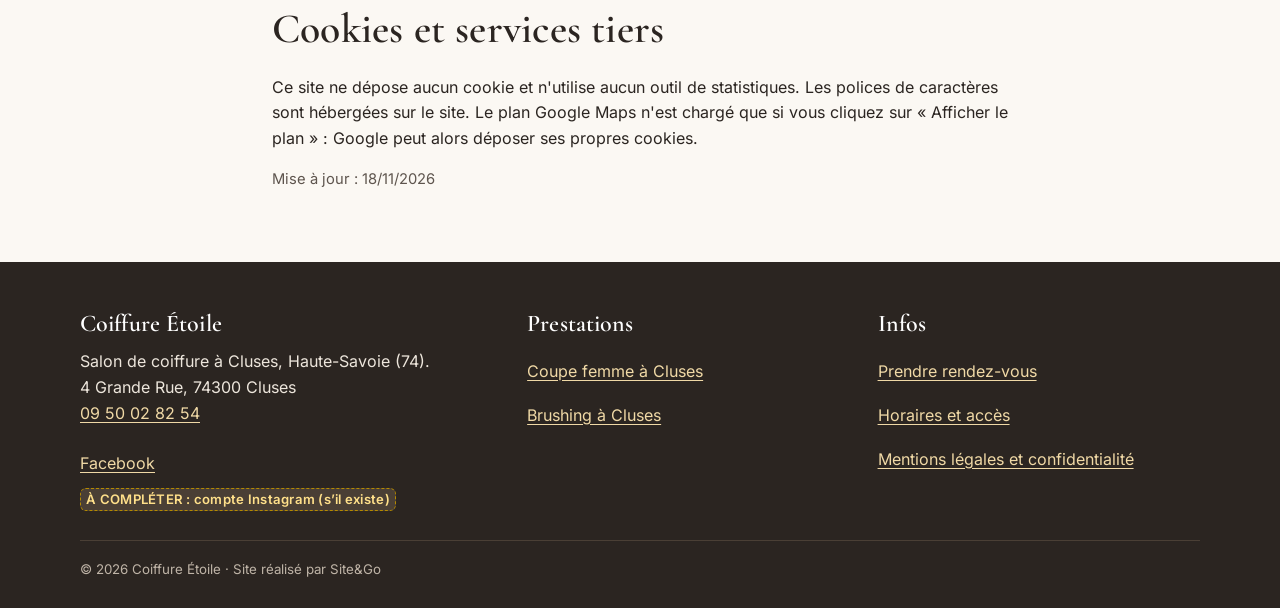
<file: site/mentions-legales.html>
<!doctype html>
<html lang="fr">
<head>
<meta charset="utf-8">
<meta name="viewport" content="width=device-width, initial-scale=1">
<title>Mentions légales et confidentialité – Coiffure Étoile</title>
<meta name="description" content="Mentions légales, données personnelles et cookies du site Coiffure Étoile, salon de coiffure à Cluses.">
<link rel="canonical" href="https://www.coiffure-etoile-cluses.fr/mentions-legales.html">
<meta property="og:type" content="website">
<meta property="og:locale" content="fr_FR">
<meta property="og:site_name" content="Coiffure Étoile">
<meta property="og:title" content="Mentions légales et confidentialité – Coiffure Étoile">
<meta property="og:description" content="Mentions légales, données personnelles et cookies du site Coiffure Étoile, salon de coiffure à Cluses.">
<meta property="og:url" content="https://www.coiffure-etoile-cluses.fr/mentions-legales.html">
<meta property="og:image" content="https://www.coiffure-etoile-cluses.fr/og.png">
<meta name="theme-color" content="#FBF8F3">
<link rel="icon" href="favicon.svg" type="image/svg+xml">
<link rel="preload" href="fonts/cormorant-garamond-latin-600-normal.woff2" as="font" type="font/woff2" crossorigin>
<link rel="preload" href="fonts/inter-latin-400-normal.woff2" as="font" type="font/woff2" crossorigin>
<link rel="stylesheet" href="styles.css">

</head>
<body>
<a class="skip" href="#main">Aller au contenu</a>
<header class="top"><div class="wrap">
  <a class="brand" href="index.html" aria-label="Coiffure Étoile – accueil">Coiffure Étoile</a>
  <nav class="nav" aria-label="Navigation principale">
    <a href="index.html#prestations">Prestations</a><a href="index.html#salon">Le salon</a><a href="index.html#faq">FAQ</a><a href="index.html#infos">Accès &amp; horaires</a>
  </nav>
  <a class="btn btn--ghost call" href="tel:+33950028254"><svg aria-hidden="true" viewBox="0 0 24 24" fill="none" stroke="currentColor" stroke-width="2"><path d="M22 16.9v3a2 2 0 0 1-2.2 2 19.8 19.8 0 0 1-8.6-3.1 19.5 19.5 0 0 1-6-6A19.8 19.8 0 0 1 2.1 4.2 2 2 0 0 1 4.1 2h3a2 2 0 0 1 2 1.7c.1 1 .4 1.9.7 2.8a2 2 0 0 1-.5 2.1L8 9.9a16 16 0 0 0 6 6l1.3-1.3a2 2 0 0 1 2.1-.4c.9.3 1.8.6 2.8.7a2 2 0 0 1 1.7 2z"/></svg>09 50 02 82 54</a>
  <a class="btn" href="index.html#rdv" aria-label="Prendre rendez-vous"><span class="long">Prendre rendez-vous</span><span class="short">Rendez-vous</span></a>
</div></header>
<main id="main">

<section class="sec"><div class="wrap prose">
  <h1>Mentions légales et confidentialité</h1>
  <h2>Éditeur du site</h2>
  <p>Coiffure Étoile – raison sociale : <span class="todo">À COMPLÉTER : raison sociale et forme juridique</span><br>
  Adresse : 4 Grande Rue, 74300 Cluses<br>Téléphone : <a href="tel:+33950028254">09 50 02 82 54</a><br>
  E-mail : <span class="todo">À COMPLÉTER : e-mail du salon</span><br>SIRET : <span class="todo">À COMPLÉTER : numéro SIRET</span><br>
  Responsable de la publication : <span class="todo">À COMPLÉTER : nom de la gérante</span></p>
  <h2>Hébergeur</h2><p><span class="todo">À COMPLÉTER : nom, adresse et téléphone de l’hébergeur</span></p>
  <h2>Conception</h2><p>Site&amp;Go – création de sites pour les commerces de la vallée de l'Arve.</p>

  <h2 id="donnees">Protection des données personnelles</h2>
  <p><b>Responsable du traitement :</b> Coiffure Étoile, 4 Grande Rue, 74300 Cluses, représenté par <span class="todo">À COMPLÉTER : nom de la gérante</span>.</p>
  <p><b>Données collectées :</b> lors d'une réservation en ligne, votre nom, votre téléphone, votre adresse e-mail, la prestation, le créneau choisi et, si vous le souhaitez, une précision écrite.</p>
  <p><b>Finalité :</b> gérer votre rendez-vous (confirmation, rappel la veille, annulation ou déplacement) et vous joindre en cas d'imprévu. Base légale : votre consentement et l'exécution de la prestation demandée.</p>
  <p><b>Destinataires :</b> le salon uniquement. Les rendez-vous sont enregistrés dans l'agenda Google du salon et les e-mails envoyés depuis son compte Google (Google Ireland Ltd, sous-traitant). Vos données ne sont ni vendues ni utilisées pour de la publicité.</p>
  <p><b>Durée de conservation :</b> les réservations non confirmées sont supprimées après 30 minutes. Les rendez-vous sont conservés au maximum 3 ans après votre dernière visite. <span class="todo">À COMPLÉTER : durée de conservation à valider par la gérante</span></p>
  <p><b>Vos droits :</b> vous pouvez accéder à vos données, les rectifier, les effacer, vous opposer à leur traitement ou en demander la limitation et la portabilité, en écrivant à <span class="todo">À COMPLÉTER : e-mail du salon</span> ou à l'adresse du salon. Vous pouvez retirer votre consentement à tout moment.</p>
  <p><b>Réclamation :</b> si vous estimez que vos droits ne sont pas respectés, vous pouvez saisir la CNIL (<a href="https://www.cnil.fr/fr/plaintes" rel="noopener">www.cnil.fr</a>).</p>
  <h2>Cookies et services tiers</h2>
  <p>Ce site ne dépose aucun cookie et n'utilise aucun outil de statistiques. Les polices de caractères sont hébergées sur le site. Le plan Google Maps n'est chargé que si vous cliquez sur « Afficher le plan » : Google peut alors déposer ses propres cookies.</p>
  <p class="hint">Mise à jour : 18/11/2026</p>
</div></section></main>
<footer class="foot"><div class="wrap">
  <div class="grid">
    <div>
      <h2>Coiffure Étoile</h2>
      <p>Salon de coiffure à Cluses, Haute-Savoie (74).<br>4 Grande Rue, 74300 Cluses<br><a href="tel:+33950028254">09 50 02 82 54</a></p>
      <ul><li><a href="https://www.facebook.com/p/Coiffure-%C3%A9toile-100063725313103/" rel="noopener">Facebook</a></li><li><span class="todo">À COMPLÉTER : compte Instagram (s’il existe)</span></li></ul>
    </div>
    <div><h2>Prestations</h2><ul><li><a href="coupe-femme-cluses.html">Coupe femme à Cluses</a></li><li><a href="brushing-cluses.html">Brushing à Cluses</a></li></ul></div>
    <div><h2>Infos</h2><ul>
      <li><a href="index.html#rdv">Prendre rendez-vous</a></li>
      <li><a href="index.html#infos">Horaires et accès</a></li>
      <li><a href="mentions-legales.html">Mentions légales et confidentialité</a></li>
    </ul></div>
  </div>
  <small>© 2026 Coiffure Étoile · Site réalisé par Site&amp;Go</small>
</div></footer>
<nav class="mbar" aria-label="Actions rapides">
  <a class="btn btn--ghost" href="tel:+33950028254"><svg aria-hidden="true" viewBox="0 0 24 24" fill="none" stroke="currentColor" stroke-width="2"><path d="M22 16.9v3a2 2 0 0 1-2.2 2 19.8 19.8 0 0 1-8.6-3.1 19.5 19.5 0 0 1-6-6A19.8 19.8 0 0 1 2.1 4.2 2 2 0 0 1 4.1 2h3a2 2 0 0 1 2 1.7c.1 1 .4 1.9.7 2.8a2 2 0 0 1-.5 2.1L8 9.9a16 16 0 0 0 6 6l1.3-1.3a2 2 0 0 1 2.1-.4c.9.3 1.8.6 2.8.7a2 2 0 0 1 1.7 2z"/></svg>Appeler</a>
  <a class="btn" href="index.html#rdv"><svg aria-hidden="true" viewBox="0 0 24 24" fill="none" stroke="currentColor" stroke-width="2"><rect x="3" y="5" width="18" height="16" rx="2"/><path d="M16 3v4M8 3v4M3 10h18"/></svg>Rendez-vous</a>
</nav>
<script>window.SITE_CFG={"scriptUrl": "", "phone": "09 50 02 82 54", "lat": 46.0586347, "lng": 6.5808537, "hours": {"0": [["13:30", "19:00"]], "1": [["09:00", "12:00"], ["13:30", "19:00"]], "2": [["09:30", "12:00"], ["13:30", "19:00"]], "3": [["09:00", "12:00"], ["13:30", "19:00"]], "4": [["09:00", "12:00"], ["13:30", "19:00"]], "5": [["09:00", "19:00"]], "6": []}, "services": [{"id": "coupe-femme", "name": "Coupe femme", "duration": 45}, {"id": "brushing", "name": "Brushing", "duration": 30}], "staff": [{"id": "salon", "name": "L'équipe du salon", "days": [0, 1, 2, 3, 4, 5]}]};</script>
<script src="app.js" defer></script>
</body>
</html>
</file>
<file: site/styles.css>
/* Coiffure Étoile – feuille de styles commune */
@font-face{font-family:"Cormorant Garamond";src:url(fonts/cormorant-garamond-latin-600-normal.woff2) format("woff2");font-weight:600;font-display:swap}
@font-face{font-family:"Inter";src:url(fonts/inter-latin-400-normal.woff2) format("woff2");font-weight:400;font-display:swap}
@font-face{font-family:"Inter";src:url(fonts/inter-latin-600-normal.woff2) format("woff2");font-weight:600;font-display:swap}

:root{
  --bg:#FBF8F3;--surface:#FFFFFF;--ink:#2B2521;--muted:#5E554E;
  --accent:#8A6516;--accent-ink:#FFFFFF;--accent-soft:#F3E9D2;--line:#E6DED2;
  --ok:#1E6B3A;--ko:#A1261B;
  --radius:14px;--shadow:0 1px 2px rgba(43,37,33,.06),0 8px 24px rgba(43,37,33,.06);
  --serif:"Cormorant Garamond",Georgia,"Times New Roman",serif;
  --sans:"Inter",system-ui,-apple-system,"Segoe UI",Roboto,Arial,sans-serif;
  --star:url("data:image/svg+xml,%3Csvg xmlns='http://www.w3.org/2000/svg' viewBox='0 0 24 24'%3E%3Cpath fill='%238A6516' d='M12 1.5l2.6 7.3 7.9.2-6.3 4.8 2.3 7.6L12 16.9l-6.5 4.5 2.3-7.6L1.5 9l7.9-.2z'/%3E%3C/svg%3E");
}
*,*::before,*::after{box-sizing:border-box}
html{-webkit-text-size-adjust:100%;scroll-behavior:smooth;scroll-padding-top:72px}
body{margin:0;background:var(--bg);color:var(--ink);font:400 1rem/1.6 var(--sans);padding-bottom:76px}
@media (min-width:900px){body{padding-bottom:0}}
img{max-width:100%;height:auto;display:block}
a{color:var(--accent);text-underline-offset:3px}
a:hover{color:var(--ink)}
:focus-visible{outline:3px solid var(--accent);outline-offset:3px;border-radius:6px}
h1,h2,h3{font-family:var(--serif);font-weight:600;line-height:1.15;letter-spacing:.005em;margin:0 0 .5em}
h1{font-size:clamp(2.3rem,7vw,3.6rem)}
h2{font-size:clamp(1.9rem,5vw,2.6rem)}
h3{font-size:1.45rem}
p{margin:0 0 1em}
.wrap{width:min(1120px,100% - 32px);margin-inline:auto}
.skip{position:absolute;left:-999px;top:0;background:var(--ink);color:#fff;padding:12px 16px;z-index:100}
.skip:focus{left:8px;top:8px}
.sr-only{position:absolute;width:1px;height:1px;overflow:hidden;clip:rect(0 0 0 0);white-space:nowrap}

/* Éléments à compléter */
.todo{display:inline-block;background:#FFF1B8;color:#5C4500;border:1px dashed #B58A00;border-radius:6px;padding:0 .4em;font:600 .82rem/1.6 var(--sans);letter-spacing:.02em}

/* Boutons */
.btn{display:inline-flex;align-items:center;justify-content:center;gap:.5em;min-height:48px;padding:0 1.3em;border-radius:999px;border:2px solid var(--accent);background:var(--accent);color:var(--accent-ink);font:600 1rem/1 var(--sans);text-decoration:none;cursor:pointer;transition:background .15s,color .15s}
.btn:hover{background:var(--ink);border-color:var(--ink);color:#fff}
.btn--ghost{background:transparent;color:var(--accent)}
.btn--ghost:hover{background:var(--accent);color:#fff;border-color:var(--accent)}
.btn svg{width:20px;height:20px;flex:none}
.btn[disabled]{opacity:.55;cursor:not-allowed}

/* En-tête */
.top{position:sticky;top:0;z-index:20;background:rgba(251,248,243,.94);backdrop-filter:saturate(1.2) blur(8px);border-bottom:1px solid var(--line)}
.top .wrap{display:flex;align-items:center;gap:16px;min-height:64px}
.brand{white-space:nowrap;display:flex;align-items:center;gap:10px;text-decoration:none;color:var(--ink);font:600 1.5rem/1 var(--serif);margin-right:auto;min-height:44px}
.brand::before{content:"";width:22px;height:22px;background:var(--star) center/contain no-repeat}
.nav{display:none;gap:4px}
.nav a{color:var(--ink);text-decoration:none;padding:12px 10px;font-size:.95rem;border-radius:8px}
.nav a:hover{background:var(--accent-soft)}
.top .btn{min-height:44px;padding:0 1em;font-size:.95rem;white-space:nowrap}
.top .long{display:none}
@media (min-width:520px){.top .long{display:inline}.top .short{display:none}}
.top .call{display:none}
@media (min-width:900px){.nav{display:flex}.top .call{display:inline-flex}}

/* Barre fixe mobile */
.mbar{position:fixed;inset:auto 0 0 0;z-index:30;display:grid;grid-template-columns:1fr 1fr;gap:8px;padding:10px 12px calc(10px + env(safe-area-inset-bottom));background:var(--surface);border-top:1px solid var(--line);box-shadow:0 -6px 20px rgba(0,0,0,.06)}
.mbar .btn{width:100%;padding:0 .6em}
@media (min-width:900px){.mbar{display:none}}

/* Accueil */
.hero{padding:28px 0 40px;background:radial-gradient(circle at 85% 10%,var(--accent-soft),transparent 55%)}
.hero .wrap{display:grid;gap:28px;align-items:center}
@media (min-width:900px){.hero{padding:64px 0}.hero .wrap{grid-template-columns:1.05fr .95fr}}
.kicker{font:600 .82rem/1.4 var(--sans);letter-spacing:.14em;text-transform:uppercase;color:var(--accent);margin-bottom:.8em}
.lead{font-size:1.15rem;color:var(--muted);max-width:34em}
.rating{display:flex;flex-wrap:wrap;align-items:center;gap:8px;margin:0 0 18px;font-weight:600}
.rating .stars{color:var(--accent);letter-spacing:2px}
.cta{display:flex;flex-wrap:wrap;gap:12px;margin:22px 0 18px}
.status{display:inline-flex;align-items:center;gap:8px;padding:8px 14px;border-radius:999px;background:var(--surface);border:1px solid var(--line);font-size:.95rem}
.status::before{content:"";width:10px;height:10px;border-radius:50%;background:var(--muted)}
.status.is-open::before{background:#2E9E57}
.status.is-closed::before{background:var(--ko)}
.ph{position:relative;display:grid;place-items:center;text-align:center;padding:24px;border-radius:var(--radius);border:2px dashed #CDBFA8;background:repeating-linear-gradient(135deg,#F6F0E6 0 14px,#F1E9DB 14px 28px);color:var(--muted);font-size:.95rem}
.ph strong{display:block;color:var(--ink);font-family:var(--serif);font-size:1.3rem;margin-bottom:4px}
.hero .ph{aspect-ratio:4/3}
.ph::before{content:"";width:40px;height:40px;margin:0 auto 10px;background:var(--star) center/contain no-repeat;opacity:.6;display:block}

/* Sections */
.sec{padding:56px 0}
.sec--alt{background:var(--surface);border-block:1px solid var(--line)}
.sec-head{max-width:40em;margin-bottom:28px}
.sec-head h2{display:flex;align-items:center;gap:12px}
.sec-head h2::before{content:"";flex:none;width:20px;height:20px;background:var(--star) center/contain no-repeat}
.grid{display:grid;gap:16px}
@media (min-width:700px){.grid--2{grid-template-columns:repeat(2,1fr)}.grid--3{grid-template-columns:repeat(3,1fr)}}
.card{background:var(--surface);border:1px solid var(--line);border-radius:var(--radius);padding:22px;box-shadow:var(--shadow)}
.sec--alt .card{background:var(--bg);box-shadow:none}

/* Prestations */
.cat{margin-bottom:28px}
.cat h3{border-bottom:1px solid var(--line);padding-bottom:8px}
.svc{display:flex;flex-wrap:wrap;align-items:baseline;gap:6px 16px;padding:14px 0;border-bottom:1px dotted var(--line)}
.svc a.svc-name{font-weight:600;color:var(--ink);text-decoration:none;font-size:1.05rem;min-height:44px;display:inline-flex;align-items:center}
.svc a.svc-name:hover{color:var(--accent);text-decoration:underline}
.svc .meta{color:var(--muted);font-size:.92rem;margin-left:auto;display:flex;gap:12px;align-items:center;flex-wrap:wrap}
.price{font-weight:600;color:var(--ink)}

/* Réservation */
.book{display:grid;gap:22px}
.demo-banner{background:#FFF1B8;border:1px solid #E0C25A;color:#4D3A00;border-radius:12px;padding:12px 16px;font-size:.95rem}
.step{border:0;margin:0;padding:0;min-width:0}
.step legend{font:600 1.25rem/1.3 var(--serif);margin-bottom:12px;padding:0}
.step legend span{display:inline-grid;place-items:center;width:28px;height:28px;border-radius:50%;background:var(--accent);color:#fff;font:600 .9rem/1 var(--sans);margin-right:8px}
.choices{display:grid;gap:10px}
@media (min-width:700px){.choices{grid-template-columns:repeat(2,1fr)}}
.choice{position:relative}
.choice input{position:absolute;opacity:0;inset:0;margin:0}
.choice label{display:flex;flex-direction:column;gap:2px;min-height:56px;padding:12px 16px;border:2px solid var(--line);border-radius:12px;background:var(--surface);cursor:pointer}
.choice label small{color:var(--muted)}
.choice input:checked+label{border-color:var(--accent);background:var(--accent-soft)}
.choice input:focus-visible+label{outline:3px solid var(--accent);outline-offset:2px}
select,input[type=text],input[type=tel],input[type=email],textarea{width:100%;min-height:48px;padding:10px 14px;border:1.5px solid #CFC5B8;border-radius:10px;background:#fff;color:var(--ink);font:inherit}
textarea{min-height:90px;resize:vertical}
.days{display:flex;gap:8px;overflow-x:auto;padding:4px 2px 10px;scroll-snap-type:x mandatory;-webkit-overflow-scrolling:touch}
.day{flex:none;scroll-snap-align:start;width:64px;min-height:72px;display:flex;flex-direction:column;align-items:center;justify-content:center;border:2px solid var(--line);border-radius:12px;background:var(--surface);color:var(--ink);font:inherit;cursor:pointer;line-height:1.2}
.day b{font-size:1.25rem}
.day small{font-size:.75rem;text-transform:capitalize;color:var(--muted)}
.day[aria-pressed=true]{border-color:var(--accent);background:var(--accent);color:#fff}
.day[aria-pressed=true] small{color:#fff}
.day:disabled{background:#F0ECE6;color:#6E655E;cursor:not-allowed;border-style:dashed}
.day:disabled small{color:#6E655E}
.slots{display:grid;grid-template-columns:repeat(auto-fill,minmax(84px,1fr));gap:8px}
.slot{min-height:46px;border:2px solid var(--line);border-radius:10px;background:var(--surface);color:var(--ink);font:600 1rem/1 var(--sans);cursor:pointer}
.slot:hover:not(:disabled){border-color:var(--accent)}
.slot[aria-pressed=true]{background:var(--accent);border-color:var(--accent);color:#fff}
.slot:disabled{text-decoration:line-through;color:#6B625B;background:#F0ECE6;cursor:not-allowed}
.hint{color:var(--muted);font-size:.92rem}
.form-grid{display:grid;gap:14px}
@media (min-width:700px){.form-grid{grid-template-columns:1fr 1fr}.form-grid .full{grid-column:1/-1}}
.field label{display:block;font-weight:600;margin-bottom:6px}
.hp{position:absolute;left:-5000px;width:1px;height:1px;overflow:hidden}
.consent{display:flex;gap:10px;align-items:flex-start;font-size:.92rem}
.consent input{width:22px;height:22px;flex:none;margin-top:2px;accent-color:var(--accent)}
.summary{background:var(--accent-soft);border-radius:12px;padding:12px 16px;font-weight:600}
.msg{border-radius:12px;padding:14px 16px;font-weight:600}
.msg:empty{display:none}
.msg.ok{background:#E3F3E8;color:var(--ok);border:1px solid #A9D7B7}
.msg.ko{background:#FBE7E4;color:var(--ko);border:1px solid #EDB3AA}

/* Avis */
.review-ph{border-style:dashed}
.review-ph .stars{color:var(--accent)}

/* FAQ */
.faq details{background:var(--surface);border:1px solid var(--line);border-radius:12px;margin-bottom:10px}
.sec--alt .faq details{background:var(--bg)}
.faq summary{cursor:pointer;list-style:none;padding:16px 48px 16px 18px;font-weight:600;position:relative;min-height:48px}
.faq summary::-webkit-details-marker{display:none}
.faq summary::after{content:"+";position:absolute;right:18px;top:12px;font-size:1.5rem;color:var(--accent)}
.faq details[open] summary::after{content:"–"}
.faq details>div{padding:0 18px 16px}

/* Infos pratiques */
.hours{width:100%;border-collapse:collapse}
.hours th,.hours td{text-align:left;padding:10px 8px;border-bottom:1px solid var(--line);vertical-align:top}
.hours tr.today{background:var(--accent-soft);font-weight:600}
.hours tr.today th::after{content:" · aujourd'hui";font-weight:400;color:var(--muted);font-size:.85rem}
.map{margin-top:14px;border-radius:var(--radius);overflow:hidden;min-height:260px;display:grid;place-items:center;background:repeating-linear-gradient(135deg,#F6F0E6 0 14px,#F1E9DB 14px 28px);border:1px solid var(--line);text-align:center;padding:20px}
.map iframe{width:100%;height:340px;border:0;display:block}
.map.loaded{padding:0}

/* Pages prestations */
.crumbs{font-size:.9rem;color:var(--muted);padding:16px 0 0}
.crumbs ol{list-style:none;display:flex;flex-wrap:wrap;gap:6px;margin:0;padding:0}
.crumbs li{display:flex;align-items:center;padding:6px 0}
.crumbs li+li::before{content:"›";margin-right:6px}
.crumbs a{color:var(--muted);display:inline-flex;align-items:center;min-height:44px}
.facts{display:flex;flex-wrap:wrap;gap:10px;margin:18px 0}
.fact{background:var(--surface);border:1px solid var(--line);border-radius:999px;padding:8px 14px;font-size:.95rem}
.steps{counter-reset:s;list-style:none;padding:0;display:grid;gap:12px}
.steps li{counter-increment:s;position:relative;padding:14px 16px 14px 60px;background:var(--surface);border:1px solid var(--line);border-radius:12px}
.steps li::before{content:counter(s);position:absolute;left:16px;top:14px;width:30px;height:30px;border-radius:50%;background:var(--accent);color:#fff;display:grid;place-items:center;font-weight:600}
.links{display:flex;flex-wrap:wrap;gap:10px;padding:0;list-style:none}
.links a{display:inline-flex;align-items:center;min-height:44px;padding:0 16px;border:1px solid var(--line);border-radius:999px;background:var(--surface);text-decoration:none;color:var(--ink)}
.links a:hover{border-color:var(--accent)}
.prose{max-width:46em}
.prose h2{margin-top:1.4em}

/* Pied de page */
.foot{background:#2B2521;color:#EDE6DC;padding:48px 0 28px;margin-top:0}
.foot a{color:#F0D9A6}
.foot a:hover{color:#fff}
.foot .grid{gap:28px}
@media (min-width:800px){.foot .grid{grid-template-columns:1.3fr 1fr 1fr}}
.foot h2{font-size:1.5rem;color:#fff}
.foot ul{list-style:none;padding:0;margin:0}
.foot li a{display:inline-flex;align-items:center;min-height:44px}
.foot .todo{background:#4A3F35;color:#FFE08A;border-color:#B58A00}
.foot small{display:block;margin-top:28px;color:#BFB4A7;border-top:1px solid #4A3F35;padding-top:18px}

@media (prefers-reduced-motion:reduce){html{scroll-behavior:auto}*{transition:none!important;animation:none!important}}
</file>
